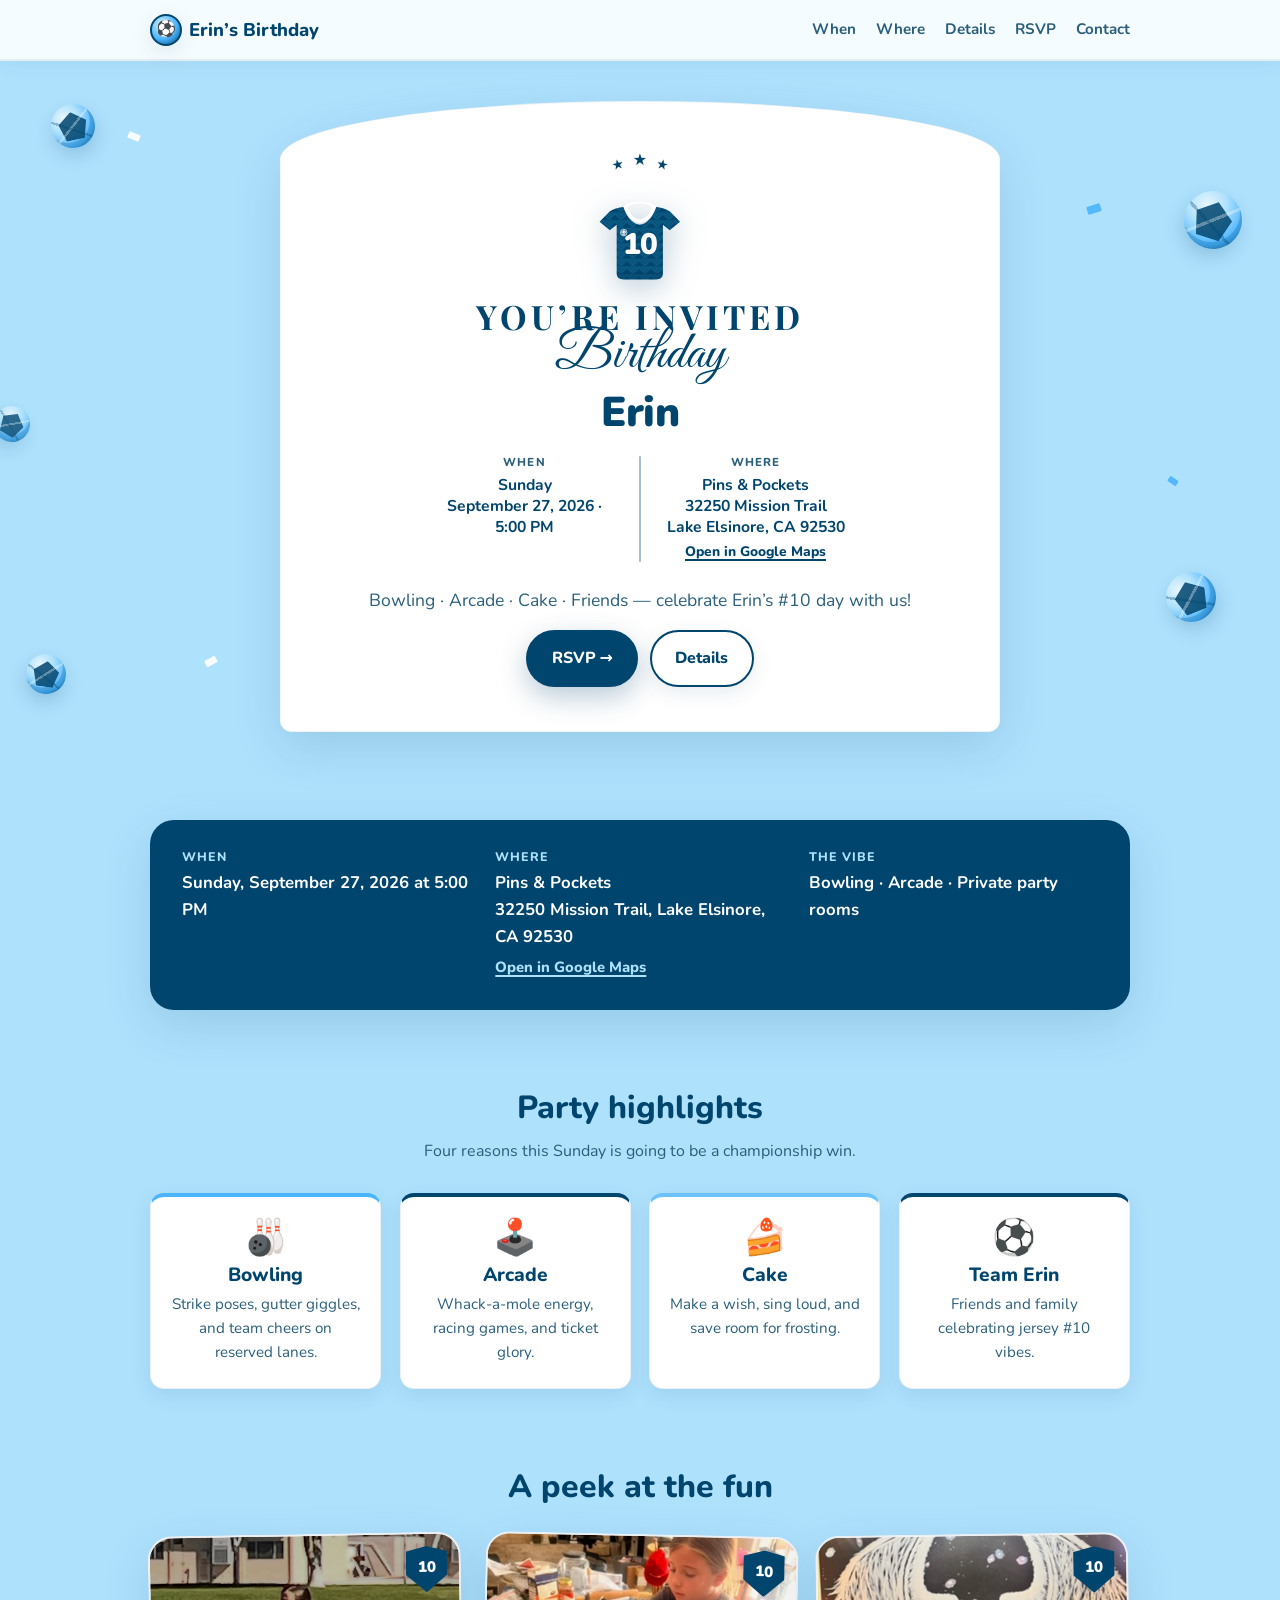
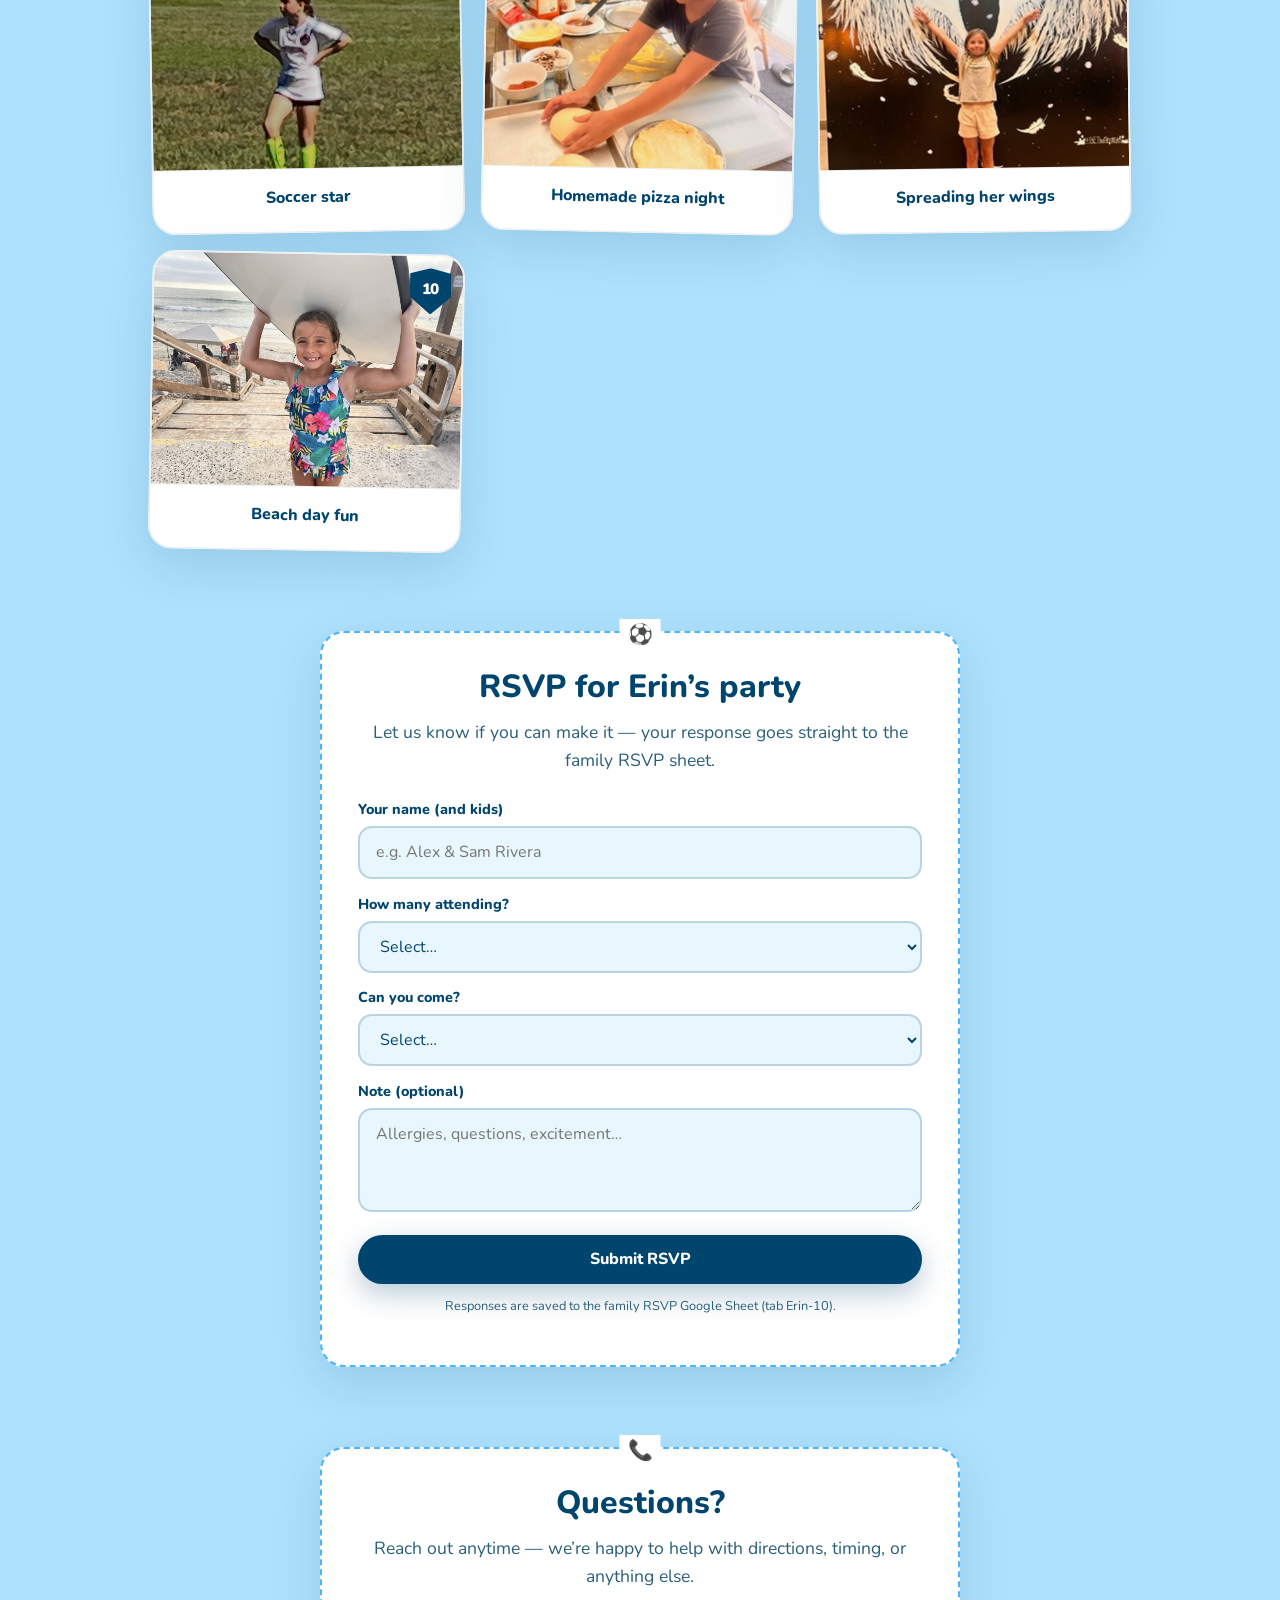
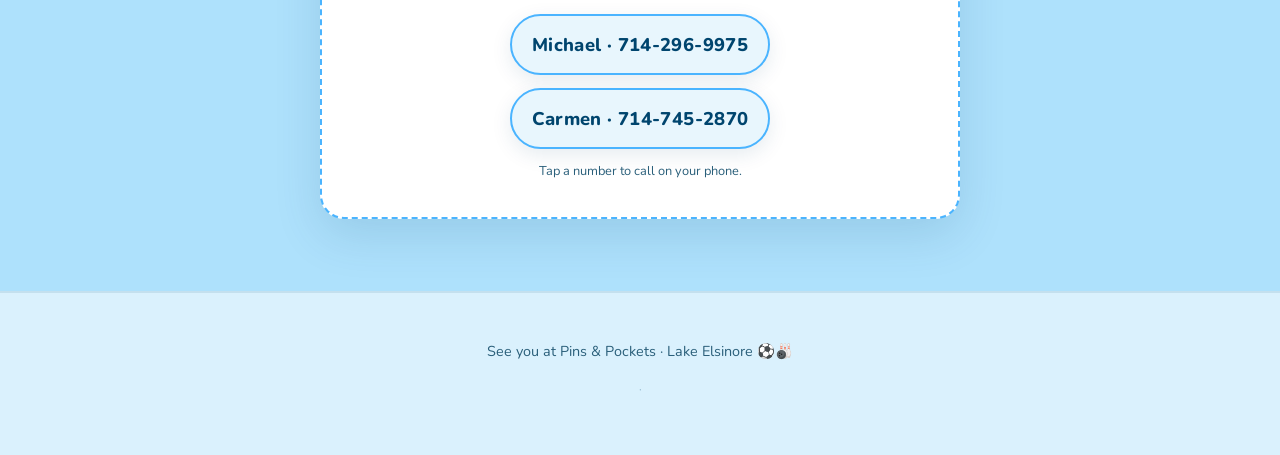
<file: index.html>
<!DOCTYPE html>
<html lang="en">
<head>
  <meta charset="UTF-8" />
  <meta name="viewport" content="width=device-width, initial-scale=1" />
  <title>You’re invited · Erin’s 10th Birthday</title>
  <meta name="description" content="Join Erin’s 10th birthday party on Sunday, September 27, 2026 at 5:00 PM at Pins & Pockets, Lake Elsinore — bowling, arcade, cake & friends!" />
  <link rel="preconnect" href="https://fonts.googleapis.com" />
  <link rel="preconnect" href="https://fonts.gstatic.com" crossorigin />
  <link href="https://fonts.googleapis.com/css2?family=Great+Vibes&family=Nunito:wght@500;600;700;800;900&family=Playfair+Display:wght@600;700&display=swap" rel="stylesheet" />
  <link rel="stylesheet" href="css/styles.css?v=invite10" />
  <link rel="icon" href="data:image/svg+xml,<svg xmlns='http://www.w3.org/2000/svg' viewBox='0 0 100 100'><text y='.9em' font-size='90'>⚽</text></svg>" />
</head>
<body>
  <header class="site-header">
    <div class="wrap inner">
      <a class="logo" href="./">
        <span class="logo-mark" aria-hidden="true">⚽</span>
        Erin’s Birthday
      </a>
      <nav class="nav" aria-label="Main">
        <a href="#when-where">When</a>
        <a href="#when-where">Where</a>
        <a href="#details">Details</a>
        <a href="#rsvp">RSVP</a>
        <a href="#contact">Contact</a>
      </nav>
    </div>
  </header>

  <main>
    <section class="arch-shell">
      <span class="soccer-ball sb1" aria-hidden="true"></span>
      <span class="soccer-ball sb2" aria-hidden="true"></span>
      <span class="soccer-ball sb3" aria-hidden="true"></span>
      <span class="soccer-ball sb4" aria-hidden="true"></span>
      <span class="soccer-ball sb5" aria-hidden="true"></span>
      <span class="confetti c1" aria-hidden="true"></span>
      <span class="confetti c2" aria-hidden="true"></span>
      <span class="confetti c3" aria-hidden="true"></span>
      <span class="confetti c4" aria-hidden="true"></span>

      <div class="arch-card">
        <div class="arch-stars" aria-hidden="true">
          <span>★</span><span>★</span><span>★</span>
        </div>
        <div class="jersey" aria-label="Jersey number 10">
          <svg class="jersey-shape" viewBox="0 0 100 110" aria-hidden="true" focusable="false">
            <defs>
              <!-- Tone-on-tone chevron / zigzag fabric (no brand marks) -->
              <pattern id="jersey-chevron" patternUnits="userSpaceOnUse" width="14" height="9">
                <rect width="14" height="9" fill="#00456E"/>
                <path d="M-1 9 L7 1 L15 9" fill="none" stroke="#0B5A84" stroke-width="2.6" stroke-linejoin="miter"/>
                <path d="M-1 4.5 L7 -3.5 L15 4.5" fill="none" stroke="#0B5A84" stroke-width="2.6" stroke-linejoin="miter"/>
              </pattern>
              <clipPath id="jersey-body-clip">
                <path d="M31 21
                  C29 21 21 22.5 15 26
                  L3 38
                  L15 48
                  L23 41.5
                  L23 99
                  Q23 105.5 31 105.5
                  L69 105.5
                  Q77 105.5 77 99
                  L77 41.5
                  L85 48
                  L97 38
                  L85 26
                  C79 22.5 71 21 69 21
                  C65 34.5 56.5 41.5 50 41.5
                  C43.5 41.5 35 34.5 31 21
                  Z"/>
              </clipPath>
            </defs>
            <!-- Short-sleeve soccer jersey body -->
            <path fill="url(#jersey-chevron)" d="M31 21
              C29 21 21 22.5 15 26
              L3 38
              L15 48
              L23 41.5
              L23 99
              Q23 105.5 31 105.5
              L69 105.5
              Q77 105.5 77 99
              L77 41.5
              L85 48
              L97 38
              L85 26
              C79 22.5 71 21 69 21
              C65 34.5 56.5 41.5 50 41.5
              C43.5 41.5 35 34.5 31 21
              Z"/>
            <!-- Soft hem shadow -->
            <path fill="#003355" opacity="0.22" d="M23 97h54v2.5Q77 105.5 69 105.5H31Q23 105.5 23 99z" clip-path="url(#jersey-body-clip)"/>
            <!-- White crew-neck collar trim (ribbed band) -->
            <path fill="#ffffff" fill-rule="evenodd" d="M31 21
              C35 32.5 42.5 39.5 50 39.5
              C57.5 39.5 65 32.5 69 21
              C65 16.5 56.5 14.5 50 14.5
              C43.5 14.5 35 16.5 31 21
              Z
              M35.2 21.2
              C38.2 29.5 43.8 35.2 50 35.2
              C56.2 35.2 61.8 29.5 64.8 21.2
              C61.5 18 55.5 16.8 50 16.8
              C44.5 16.8 38.5 18 35.2 21.2
              Z"/>
            <!-- Tiny generic soccer-ball mark (no brand logos) -->
            <g transform="translate(26.5,46) scale(0.095)" opacity="0.92" fill="#ffffff">
              <circle cx="50" cy="50" r="40" fill="none" stroke="#ffffff" stroke-width="10"/>
              <path d="M50 18 L68 32 L62 54 L38 54 L32 32 Z"/>
              <path d="M18 40 L32 32 L38 54 L22 62 Z" opacity="0.85"/>
              <path d="M82 40 L68 32 L62 54 L78 62 Z" opacity="0.85"/>
              <path d="M28 78 L38 54 L62 54 L72 78 L50 88 Z" opacity="0.75"/>
            </g>
          </svg>
          <span class="jersey-num">10</span>
        </div>
        <p class="invite-kicker">You’re Invited</p>
        <span class="invite-script">Birthday</span>
        <h1 class="invite-name">Erin</h1>
        <div class="invite-meta">
          <div>
            <h3>When</h3>
            <p>Sunday<br />September 27, 2026 · 5:00 PM</p>
          </div>
          <div class="invite-meta-divider" aria-hidden="true"></div>
          <div>
            <h3>Where</h3>
            <p>Pins &amp; Pockets<br />
            32250 Mission Trail<br />
            Lake Elsinore, CA 92530<br />
            <a class="maps-link" href="https://www.google.com/maps/search/?api=1&amp;query=32250+Mission+Trail,+Lake+Elsinore,+CA+92530" target="_blank" rel="noopener noreferrer">Open in Google Maps</a></p>
          </div>
        </div>
        <p class="lead" style="margin-bottom:1rem;">
          Bowling · Arcade · Cake · Friends — celebrate Erin’s #10 day with us!
        </p>
        <div class="btn-row">
          <a class="btn btn-primary" href="#rsvp">RSVP →</a>
          <a class="btn btn-secondary" href="#details">Details</a>
        </div>
      </div>
    </section>

    <section>
      <div class="wrap">
        <div class="details-strip" id="when-where">
          <div>
            <h3>When</h3>
            <p>Sunday, September 27, 2026 at 5:00 PM</p>
          </div>
          <div>
            <h3>Where</h3>
            <p>Pins &amp; Pockets<br />
            32250 Mission Trail, Lake Elsinore, CA 92530<br />
            <a class="maps-link" href="https://www.google.com/maps/search/?api=1&amp;query=32250+Mission+Trail,+Lake+Elsinore,+CA+92530" target="_blank" rel="noopener noreferrer">Open in Google Maps</a></p>
          </div>
          <div>
            <h3>The vibe</h3>
            <p>Bowling · Arcade · Private party rooms</p>
          </div>
        </div>
      </div>
    </section>

    <section id="details">
      <div class="wrap">
        <div class="section-head">
          <h2>Party highlights</h2>
          <p>Four reasons this Sunday is going to be a championship win.</p>
        </div>
        <div class="activities">
          <div class="activity">
            <div class="activity-emoji" aria-hidden="true">🎳</div>
            <h3>Bowling</h3>
            <p>Strike poses, gutter giggles, and team cheers on reserved lanes.</p>
          </div>
          <div class="activity">
            <div class="activity-emoji" aria-hidden="true">🕹️</div>
            <h3>Arcade</h3>
            <p>Whack-a-mole energy, racing games, and ticket glory.</p>
          </div>
          <div class="activity">
            <div class="activity-emoji" aria-hidden="true">🍰</div>
            <h3>Cake</h3>
            <p>Make a wish, sing loud, and save room for frosting.</p>
          </div>
          <div class="activity">
            <div class="activity-emoji" aria-hidden="true">⚽</div>
            <h3>Team Erin</h3>
            <p>Friends and family celebrating jersey #10 vibes.</p>
          </div>
        </div>
      </div>
    </section>

    <section>
      <div class="wrap">
        <div class="section-head">
          <h2>A peek at the fun</h2>
        </div>
        <div style="display:grid; grid-template-columns: repeat(auto-fit, minmax(240px, 1fr)); gap: 1.25rem;">
          <figure class="hero-card" style="transform: rotate(-1deg); margin:0;">
            <img
              src="assets/photos/erin-soccer.jpg?v=invite10"
              alt="Erin standing on a soccer field in her uniform"
              width="800"
              height="600"
              loading="eager"
            />
            <figcaption class="hero-card-caption">Soccer star</figcaption>
          </figure>
          <figure class="hero-card" style="transform: rotate(1.2deg); margin:0;">
            <img
              src="assets/photos/erin-pizza.jpg?v=invite10"
              alt="Erin making pizza"
              width="800"
              height="600"
              loading="lazy"
            />
            <figcaption class="hero-card-caption">Homemade pizza night</figcaption>
          </figure>
          <figure class="hero-card" style="transform: rotate(-0.8deg); margin:0;">
            <img
              src="assets/photos/erin-wings.jpg?v=invite10"
              alt="Erin standing in front of large painted wings"
              width="800"
              height="600"
              loading="lazy"
            />
            <figcaption class="hero-card-caption">Spreading her wings</figcaption>
          </figure>
          <figure class="hero-card" style="transform: rotate(1deg); margin:0;">
            <img
              src="assets/photos/erin-beach.jpg?v=invite10"
              alt="Erin smiling at the beach while holding a surfboard over her head"
              width="800"
              height="600"
              loading="lazy"
            />
            <figcaption class="hero-card-caption">Beach day fun</figcaption>
          </figure>
        </div>
      </div>
    </section>

    <section id="rsvp">
      <div class="wrap">
        <div class="rsvp-panel">
          <h2>RSVP for Erin’s party</h2>
          <p class="lead" style="margin-inline:auto;">
            Let us know if you can make it — your response goes straight to the family RSVP sheet.
          </p>
          <form id="rsvp-form" novalidate>
            <div>
              <label for="guest-name">Your name (and kids)</label>
              <input id="guest-name" name="name" type="text" required placeholder="e.g. Alex &amp; Sam Rivera" autocomplete="name" />
            </div>
            <div>
              <label for="guest-count">How many attending?</label>
              <select id="guest-count" name="count" required>
                <option value="">Select…</option>
                <option>1</option>
                <option>2</option>
                <option>3</option>
                <option>4</option>
                <option>5+</option>
              </select>
            </div>
            <div>
              <label for="guest-rsvp">Can you come?</label>
              <select id="guest-rsvp" name="rsvp" required>
                <option value="">Select…</option>
                <option value="Yes — we’ll be there!">Yes — we’ll be there!</option>
                <option value="Maybe — still checking">Maybe — still checking</option>
                <option value="Sorry — can’t make it">Sorry — can’t make it</option>
              </select>
            </div>
            <div>
              <label for="guest-note">Note (optional)</label>
              <textarea id="guest-note" name="note" rows="3" placeholder="Allergies, questions, excitement…"></textarea>
            </div>
            <button id="rsvp-submit" class="btn btn-primary" type="submit" style="width:100%; border:none;">Submit RSVP</button>
            <p id="rsvp-status" class="rsvp-status" role="status" aria-live="polite" hidden></p>
          </form>
          <p class="rsvp-hint">
            Responses are saved to the family RSVP Google Sheet (tab Erin-10).
          </p>
        </div>
      </div>
    </section>

    <section id="contact">
      <div class="wrap">
        <div class="contact-panel">
          <h2>Questions?</h2>
          <p class="lead" style="margin-inline:auto;">
            Reach out anytime — we’re happy to help with directions, timing, or anything else.
          </p>
          <ul class="contact-phones" id="contact-phones">
            <li>
              <a class="contact-phone" href="tel:+17142969975">Michael · 714-296-9975</a>
            </li>
            <li>
              <a class="contact-phone" href="tel:+17147452870">Carmen · 714-745-2870</a>
            </li>
          </ul>
          <p class="contact-hint">Tap a number to call on your phone.</p>
        </div>
      </div>
    </section>
  </main>

  <footer class="site-footer">
    <div class="wrap">
      <p>See you at Pins &amp; Pockets · Lake Elsinore ⚽🎳</p>
      <p><a class="discreet" href="plan/">·</a></p>
    </div>
  </footer>

  <script src="js/config.js?v=invite10"></script>
  <script>
    (function () {
      var cfg = window.FAMILY_EVENTS || {};
      var phones = cfg.contactPhones;
      var list = document.getElementById("contact-phones");
      if (!list || !phones || !phones.length) return;
      list.innerHTML = phones.map(function (p) {
        var tel = p.tel || ("tel:" + String(p.number || "").replace(/[^0-9+]/g, ""));
        if (tel.indexOf("tel:") !== 0) tel = "tel:" + tel;
        var num = p.number || tel.replace(/^tel:/, "");
        var label = p.label ? String(p.label) + " · " : "";
        return '<li><a class="contact-phone" href="' + tel + '">' + label + num + "</a></li>";
      }).join("");
    })();
  </script>
  <script>
    (function () {
      var cfg = window.FAMILY_EVENTS || {};
      var endpoint = cfg.rsvpEndpoint;
      var form = document.getElementById("rsvp-form");
      var statusEl = document.getElementById("rsvp-status");
      var submitBtn = document.getElementById("rsvp-submit");
      if (!form) return;

      function setStatus(kind, message) {
        if (!statusEl) return;
        statusEl.hidden = false;
        statusEl.className = "rsvp-status rsvp-status--" + kind;
        statusEl.textContent = message;
      }

      form.addEventListener("submit", async function (e) {
        e.preventDefault();
        var name = document.getElementById("guest-name").value.trim();
        var guests = document.getElementById("guest-count").value;
        var rsvp = document.getElementById("guest-rsvp").value;
        var notes = document.getElementById("guest-note").value.trim();

        if (!name || !guests || !rsvp) {
          setStatus("error", "Please fill in your name, guest count, and RSVP choice.");
          return;
        }
        if (!endpoint) {
          setStatus("error", "RSVP is not configured yet. Please try again later.");
          return;
        }

        var payload = {
          name: name,
          guests: guests,
          rsvp: rsvp,
          notes: notes,
          source: "erin-10-invite"
        };

        if (submitBtn) {
          submitBtn.disabled = true;
          submitBtn.textContent = "Submitting…";
        }
        setStatus("pending", "Sending your RSVP…");

        try {
          await fetch(endpoint, {
            method: "POST",
            mode: "no-cors",
            headers: { "Content-Type": "text/plain;charset=utf-8" },
            body: JSON.stringify(payload)
          });
          setStatus("success", "Thanks! Your RSVP was submitted to the family sheet.");
          form.reset();
          if (submitBtn) {
            submitBtn.disabled = true;
            submitBtn.textContent = "RSVP submitted ✓";
          }
        } catch (err) {
          setStatus("error", "Something went wrong sending your RSVP. Please try again.");
          if (submitBtn) {
            submitBtn.disabled = false;
            submitBtn.textContent = "Submit RSVP";
          }
        }
      });
    })();
  </script>
</body>
</html>
</file>
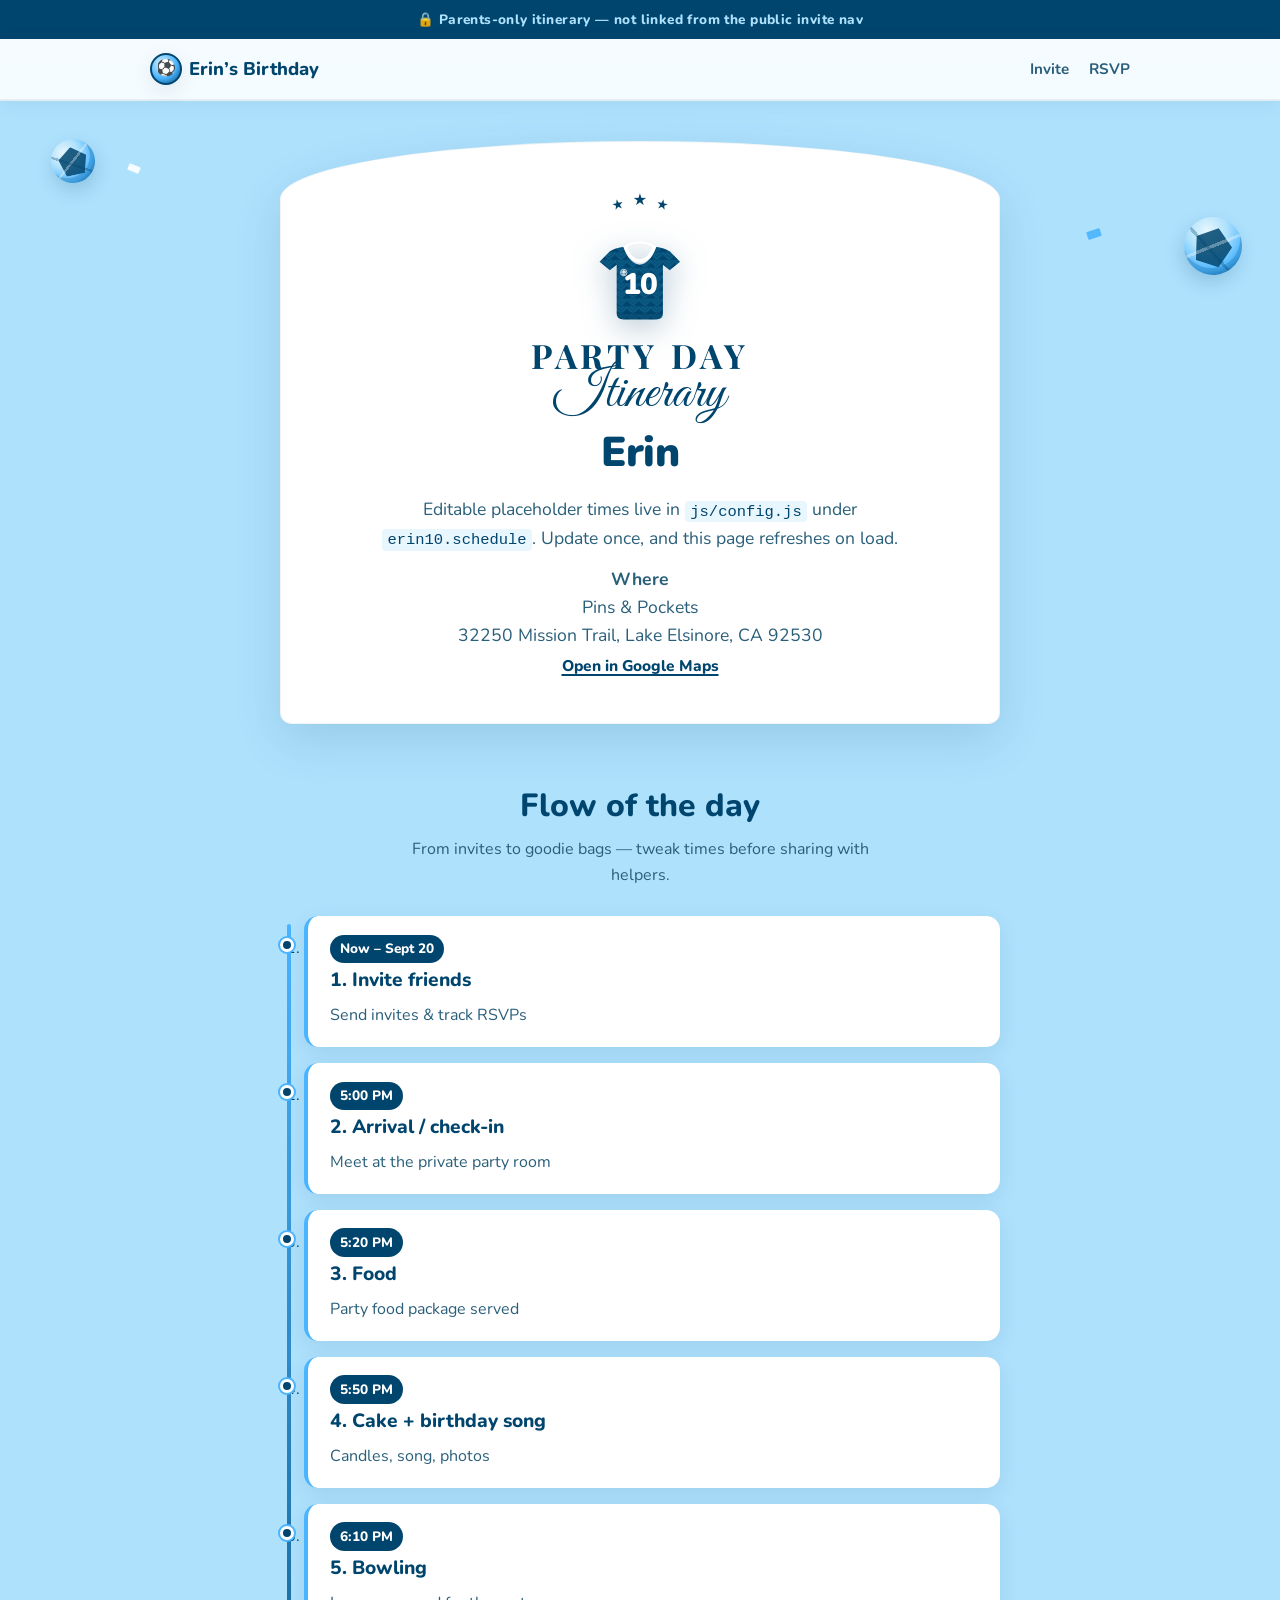
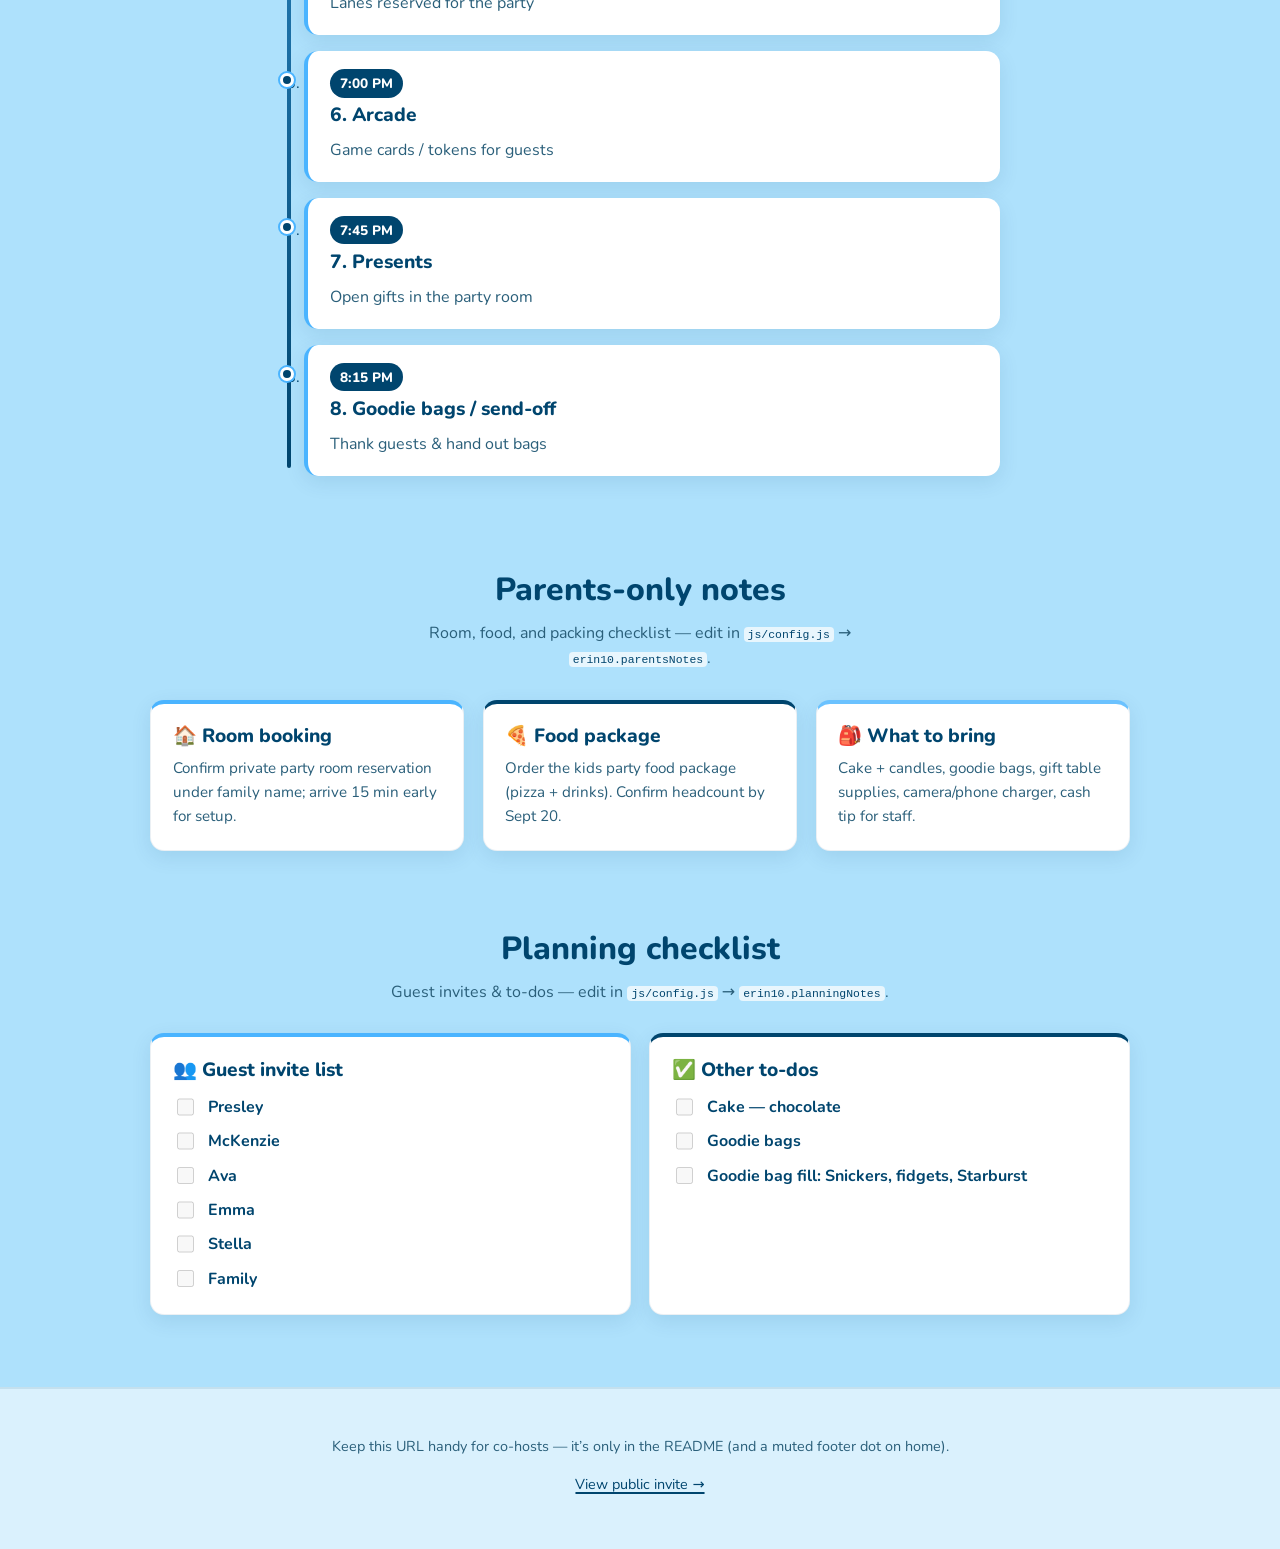
<file: plan/index.html>
<!DOCTYPE html>
<html lang="en">
<head>
  <meta charset="UTF-8" />
  <meta name="viewport" content="width=device-width, initial-scale=1" />
  <title>Party itinerary · Parents only · Erin’s 10th</title>
  <meta name="robots" content="noindex, nofollow" />
  <meta name="description" content="Parents-only party itinerary for Erin’s 10th birthday." />
  <link rel="preconnect" href="https://fonts.googleapis.com" />
  <link rel="preconnect" href="https://fonts.gstatic.com" crossorigin />
  <link href="https://fonts.googleapis.com/css2?family=Great+Vibes&family=Nunito:wght@500;600;700;800;900&family=Playfair+Display:wght@600;700&display=swap" rel="stylesheet" />
  <link rel="stylesheet" href="../css/styles.css?v=invite10" />
  <link rel="icon" href="data:image/svg+xml,<svg xmlns='http://www.w3.org/2000/svg' viewBox='0 0 100 100'><text y='.9em' font-size='90'>📋</text></svg>" />
</head>
<body>
  <div class="parents-banner">🔒 Parents-only itinerary — not linked from the public invite nav</div>

  <header class="site-header">
    <div class="wrap inner">
      <a class="logo" href="../">
        <span class="logo-mark" aria-hidden="true">⚽</span>
        Erin’s Birthday
      </a>
      <nav class="nav" aria-label="Main">
        <a href="../">Invite</a>
        <a href="../#rsvp">RSVP</a>
      </nav>
    </div>
  </header>

  <main>
    <section class="arch-shell" style="padding-bottom:1.5rem;">
      <span class="soccer-ball sb1" aria-hidden="true"></span>
      <span class="soccer-ball sb2" aria-hidden="true"></span>
      <span class="confetti c1" aria-hidden="true"></span>
      <span class="confetti c2" aria-hidden="true"></span>

      <div class="arch-card">
        <div class="arch-stars" aria-hidden="true">
          <span>★</span><span>★</span><span>★</span>
        </div>
        <div class="jersey" aria-label="Jersey number 10">
          <svg class="jersey-shape" viewBox="0 0 100 110" aria-hidden="true" focusable="false">
            <defs>
              <!-- Tone-on-tone chevron / zigzag fabric (no brand marks) -->
              <pattern id="jersey-chevron" patternUnits="userSpaceOnUse" width="14" height="9">
                <rect width="14" height="9" fill="#00456E"/>
                <path d="M-1 9 L7 1 L15 9" fill="none" stroke="#0B5A84" stroke-width="2.6" stroke-linejoin="miter"/>
                <path d="M-1 4.5 L7 -3.5 L15 4.5" fill="none" stroke="#0B5A84" stroke-width="2.6" stroke-linejoin="miter"/>
              </pattern>
              <clipPath id="jersey-body-clip">
                <path d="M31 21
                  C29 21 21 22.5 15 26
                  L3 38
                  L15 48
                  L23 41.5
                  L23 99
                  Q23 105.5 31 105.5
                  L69 105.5
                  Q77 105.5 77 99
                  L77 41.5
                  L85 48
                  L97 38
                  L85 26
                  C79 22.5 71 21 69 21
                  C65 34.5 56.5 41.5 50 41.5
                  C43.5 41.5 35 34.5 31 21
                  Z"/>
              </clipPath>
            </defs>
            <!-- Short-sleeve soccer jersey body -->
            <path fill="url(#jersey-chevron)" d="M31 21
              C29 21 21 22.5 15 26
              L3 38
              L15 48
              L23 41.5
              L23 99
              Q23 105.5 31 105.5
              L69 105.5
              Q77 105.5 77 99
              L77 41.5
              L85 48
              L97 38
              L85 26
              C79 22.5 71 21 69 21
              C65 34.5 56.5 41.5 50 41.5
              C43.5 41.5 35 34.5 31 21
              Z"/>
            <!-- Soft hem shadow -->
            <path fill="#003355" opacity="0.22" d="M23 97h54v2.5Q77 105.5 69 105.5H31Q23 105.5 23 99z" clip-path="url(#jersey-body-clip)"/>
            <!-- White crew-neck collar trim (ribbed band) -->
            <path fill="#ffffff" fill-rule="evenodd" d="M31 21
              C35 32.5 42.5 39.5 50 39.5
              C57.5 39.5 65 32.5 69 21
              C65 16.5 56.5 14.5 50 14.5
              C43.5 14.5 35 16.5 31 21
              Z
              M35.2 21.2
              C38.2 29.5 43.8 35.2 50 35.2
              C56.2 35.2 61.8 29.5 64.8 21.2
              C61.5 18 55.5 16.8 50 16.8
              C44.5 16.8 38.5 18 35.2 21.2
              Z"/>
            <!-- Tiny generic soccer-ball mark (no brand logos) -->
            <g transform="translate(26.5,46) scale(0.095)" opacity="0.92" fill="#ffffff">
              <circle cx="50" cy="50" r="40" fill="none" stroke="#ffffff" stroke-width="10"/>
              <path d="M50 18 L68 32 L62 54 L38 54 L32 32 Z"/>
              <path d="M18 40 L32 32 L38 54 L22 62 Z" opacity="0.85"/>
              <path d="M82 40 L68 32 L62 54 L78 62 Z" opacity="0.85"/>
              <path d="M28 78 L38 54 L62 54 L72 78 L50 88 Z" opacity="0.75"/>
            </g>
          </svg>
          <span class="jersey-num">10</span>
        </div>
        <p class="invite-kicker">Party Day</p>
        <span class="invite-script">Itinerary</span>
        <h1 class="invite-name">Erin</h1>
        <p class="lead" style="margin-inline:auto; margin-bottom:0.75rem;">
          Editable placeholder times live in <code>js/config.js</code> under
          <code>erin10.schedule</code>. Update once, and this page refreshes on load.
        </p>
        <p class="lead" id="plan-venue" style="margin-inline:auto; margin-bottom:0;"></p>
      </div>
    </section>

    <section>
      <div class="wrap">
        <div class="section-head">
          <h2>Flow of the day</h2>
          <p>From invites to goodie bags — tweak times before sharing with helpers.</p>
        </div>
        <ol class="timeline" id="schedule-list" aria-label="Party schedule">
          <!-- Filled by config.js -->
        </ol>
      </div>
    </section>

    <section>
      <div class="wrap">
        <div class="section-head">
          <h2>Parents-only notes</h2>
          <p>Room, food, and packing checklist — edit in <code>js/config.js</code> → <code>erin10.parentsNotes</code>.</p>
        </div>
        <div class="notes-grid">
          <div class="note-card">
            <h3>🏠 Room booking</h3>
            <p id="note-room">Loading…</p>
          </div>
          <div class="note-card">
            <h3>🍕 Food package</h3>
            <p id="note-food">Loading…</p>
          </div>
          <div class="note-card">
            <h3>🎒 What to bring</h3>
            <p id="note-bring">Loading…</p>
          </div>
        </div>
      </div>
    </section>

    <section>
      <div class="wrap">
        <div class="section-head">
          <h2>Planning checklist</h2>
          <p>Guest invites &amp; to-dos — edit in <code>js/config.js</code> → <code>erin10.planningNotes</code>.</p>
        </div>
        <div class="checklist-grid">
          <div class="checklist-card">
            <h3>👥 Guest invite list</h3>
            <ul class="checklist" id="guest-list" aria-label="Guest invite list">
              <!-- Filled by config.js -->
            </ul>
          </div>
          <div class="checklist-card">
            <h3>✅ Other to-dos</h3>
            <ul class="checklist" id="todo-list" aria-label="Planning to-dos">
              <!-- Filled by config.js -->
            </ul>
          </div>
        </div>
      </div>
    </section>

  </main>

  <footer class="site-footer">
    <div class="wrap">
      <p>Keep this URL handy for co-hosts — it’s only in the README (and a muted footer dot on home).</p>
      <p><a href="../">View public invite →</a></p>
    </div>
  </footer>

  <script src="../js/config.js?v=invite10"></script>
  <script>
    (function () {
      var event = (window.FAMILY_EVENTS && window.FAMILY_EVENTS.erin10) || {};
      var venueEl = document.getElementById("plan-venue");
      if (venueEl) {
        var venueName = event.venue || "Pins & Pockets";
        var address = event.venueAddress || "";
        var maps = event.mapsUrl || "";
        var html = "<strong>Where</strong><br />" + venueName;
        if (address) html += "<br />" + address;
        if (maps) {
          html += '<br /><a class="maps-link" href="' + maps + '" target="_blank" rel="noopener noreferrer">Open in Google Maps</a>';
        }
        venueEl.innerHTML = html;
      }
      var list = document.getElementById("schedule-list");
      var schedule = event.schedule || [];
      if (list) {
        list.innerHTML = schedule.map(function (item, i) {
          return (
            '<li class="timeline-item">' +
              '<span class="time-pill">' + item.time + '</span>' +
              '<h3>' + (i + 1) + '. ' + item.label + '</h3>' +
              '<p style="margin:0;color:var(--ink-muted);">' + (item.note || "") + '</p>' +
            '</li>'
          );
        }).join("");
      }
      var notes = event.parentsNotes || {};
      var room = document.getElementById("note-room");
      var food = document.getElementById("note-food");
      var bring = document.getElementById("note-bring");
      if (room) room.textContent = notes.roomBooking || "";
      if (food) food.textContent = notes.foodPackage || "";
      if (bring) bring.textContent = notes.whatToBring || "";

      var planning = event.planningNotes || {};
      function checklistItem(label, done) {
        var checked = done ? " checked" : "";
        var doneClass = done ? " is-done" : "";
        return (
          '<li class="checklist-item' + doneClass + '">' +
            '<label>' +
              '<input type="checkbox" disabled' + checked + ' />' +
              '<span>' + label + '</span>' +
            '</label>' +
          '</li>'
        );
      }
      var guestEl = document.getElementById("guest-list");
      var todoEl = document.getElementById("todo-list");
      if (guestEl) {
        guestEl.innerHTML = (planning.guestList || []).map(function (g) {
          return checklistItem(g.name, !!g.done);
        }).join("");
      }
      if (todoEl) {
        todoEl.innerHTML = (planning.todos || []).map(function (t) {
          return checklistItem(t.label, !!t.done);
        }).join("");
      }
    })();
  </script>
</body>
</html>
</file>
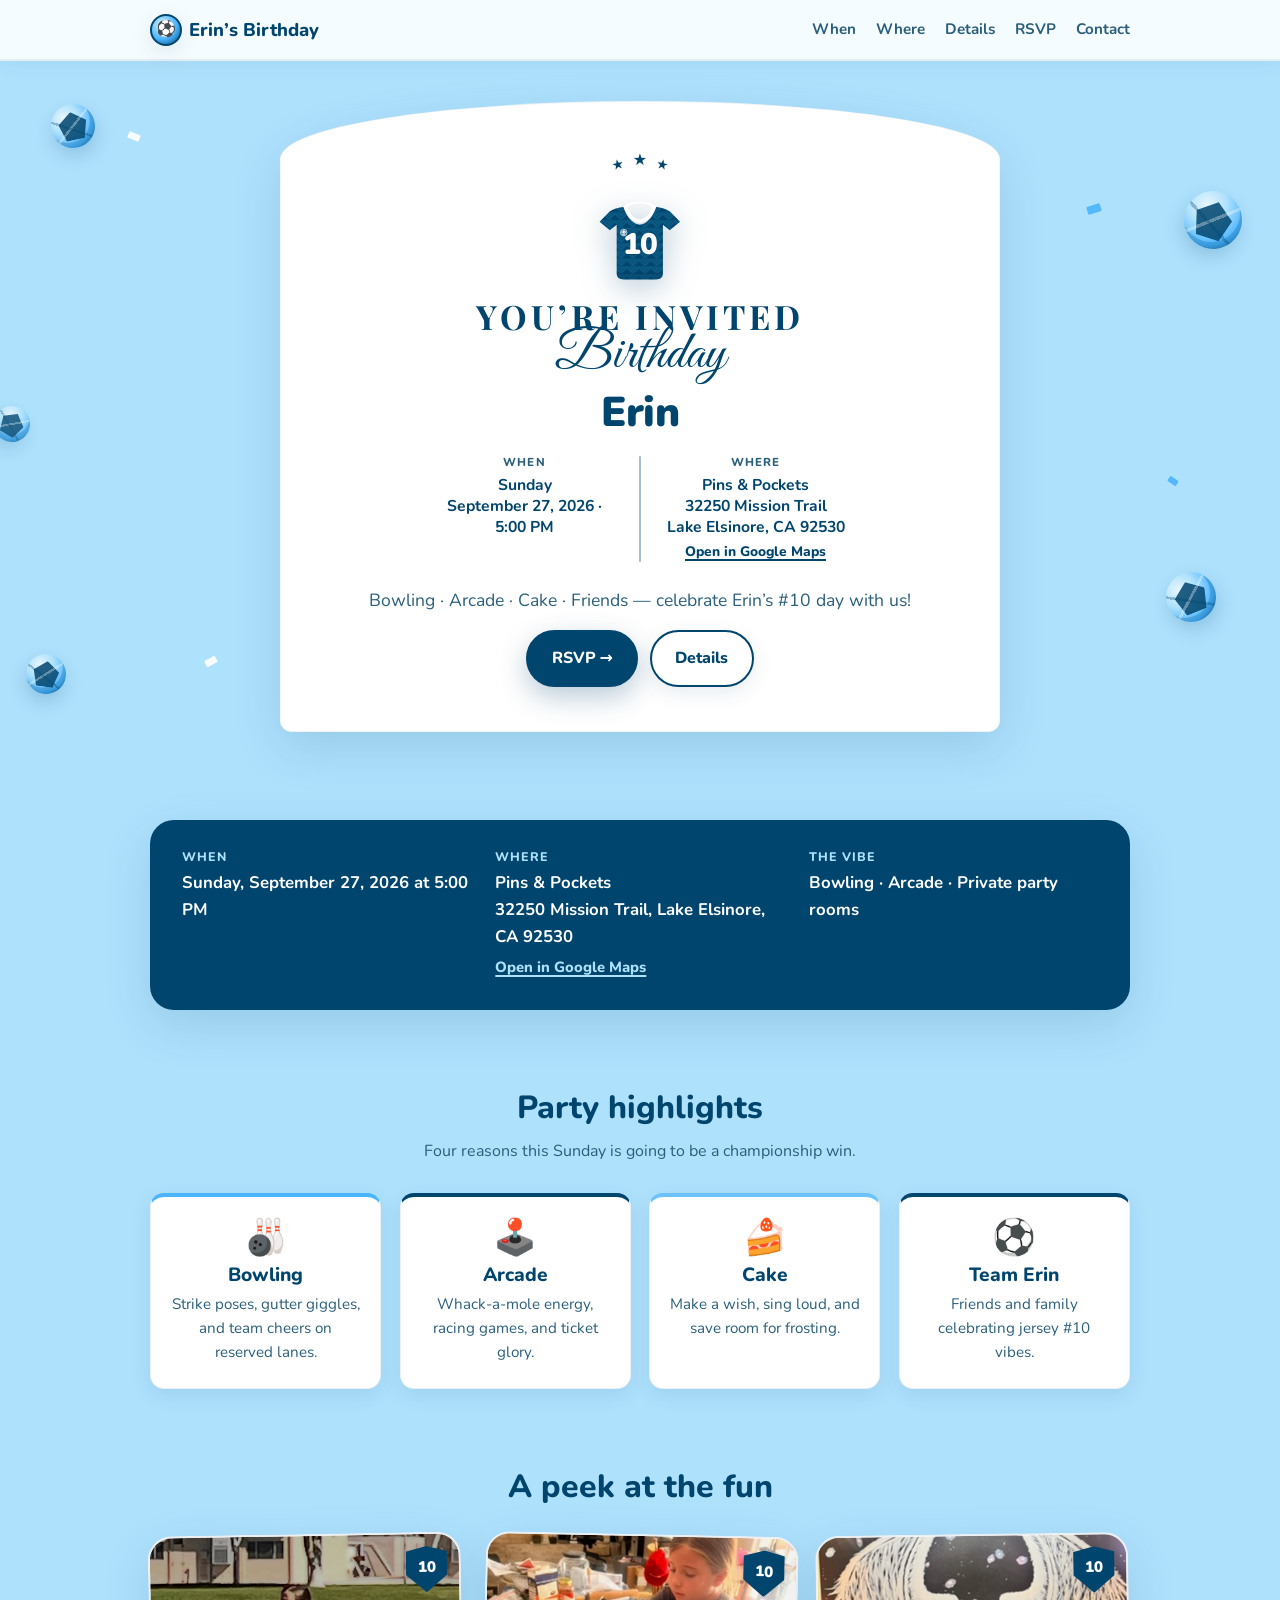
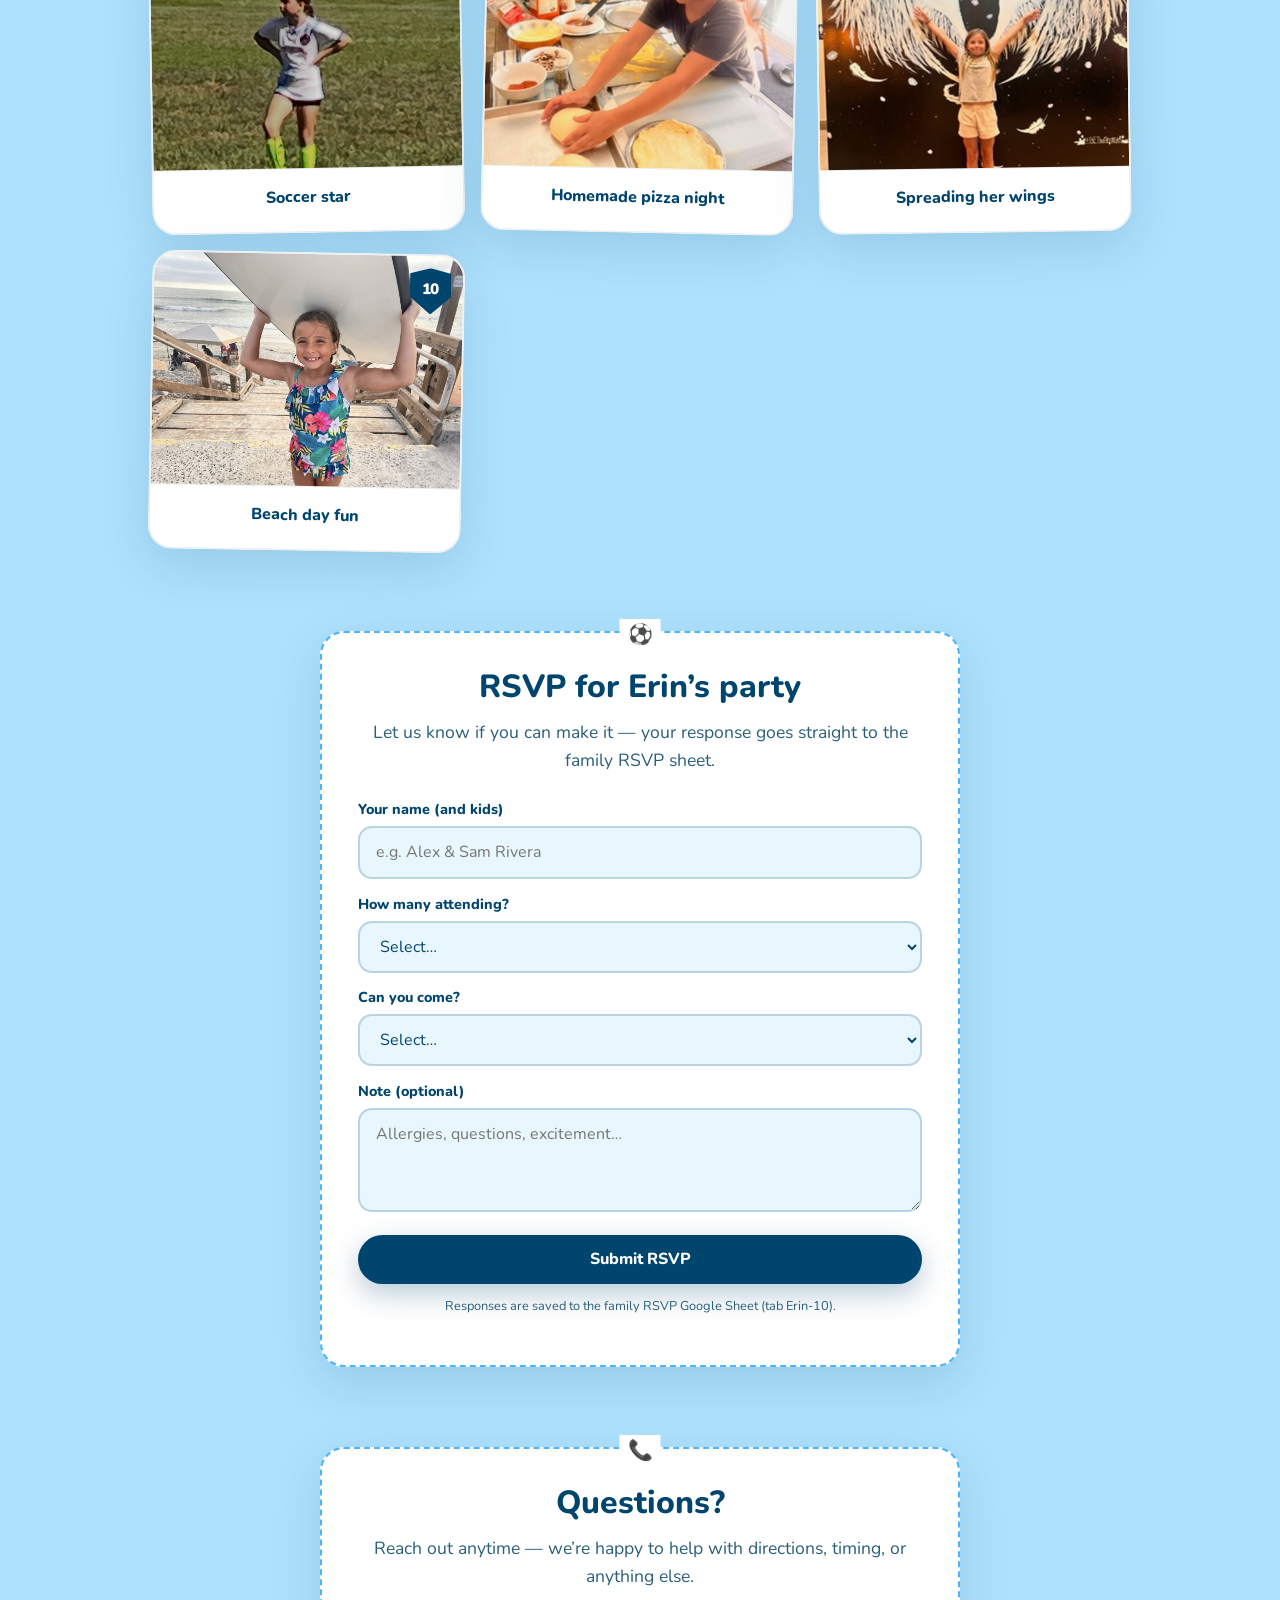
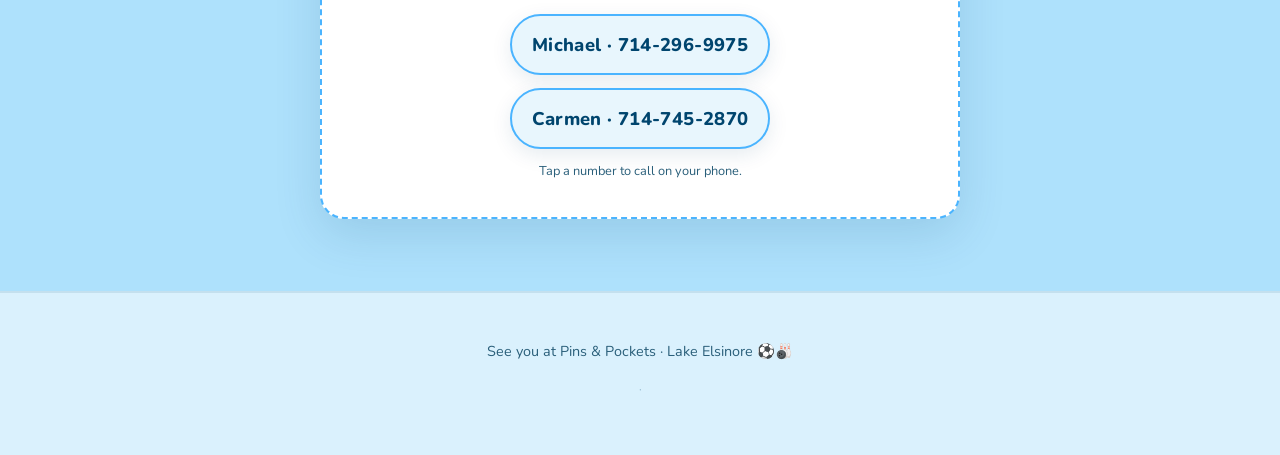
<file: rsvp/index.html>
<!DOCTYPE html>
<html lang="en">
<head>
  <meta charset="UTF-8" />
  <meta name="viewport" content="width=device-width, initial-scale=1" />
  <title>RSVP · Erin’s Birthday</title>
  <meta http-equiv="refresh" content="0;url=../#rsvp" />
  <script>location.replace("../#rsvp");</script>
  <style>
    body {
      margin: 0;
      min-height: 100vh;
      display: flex;
      align-items: center;
      justify-content: center;
      font-family: system-ui, -apple-system, sans-serif;
      text-align: center;
      padding: 1.5rem;
      background: #faf8f5;
      color: #1a1a1a;
    }
    a { color: #00456E; font-weight: 600; }
  </style>
</head>
<body>
  <p>Taking you to RSVP…<br /><a href="../#rsvp">Open RSVP</a></p>
</body>
</html>
</file>
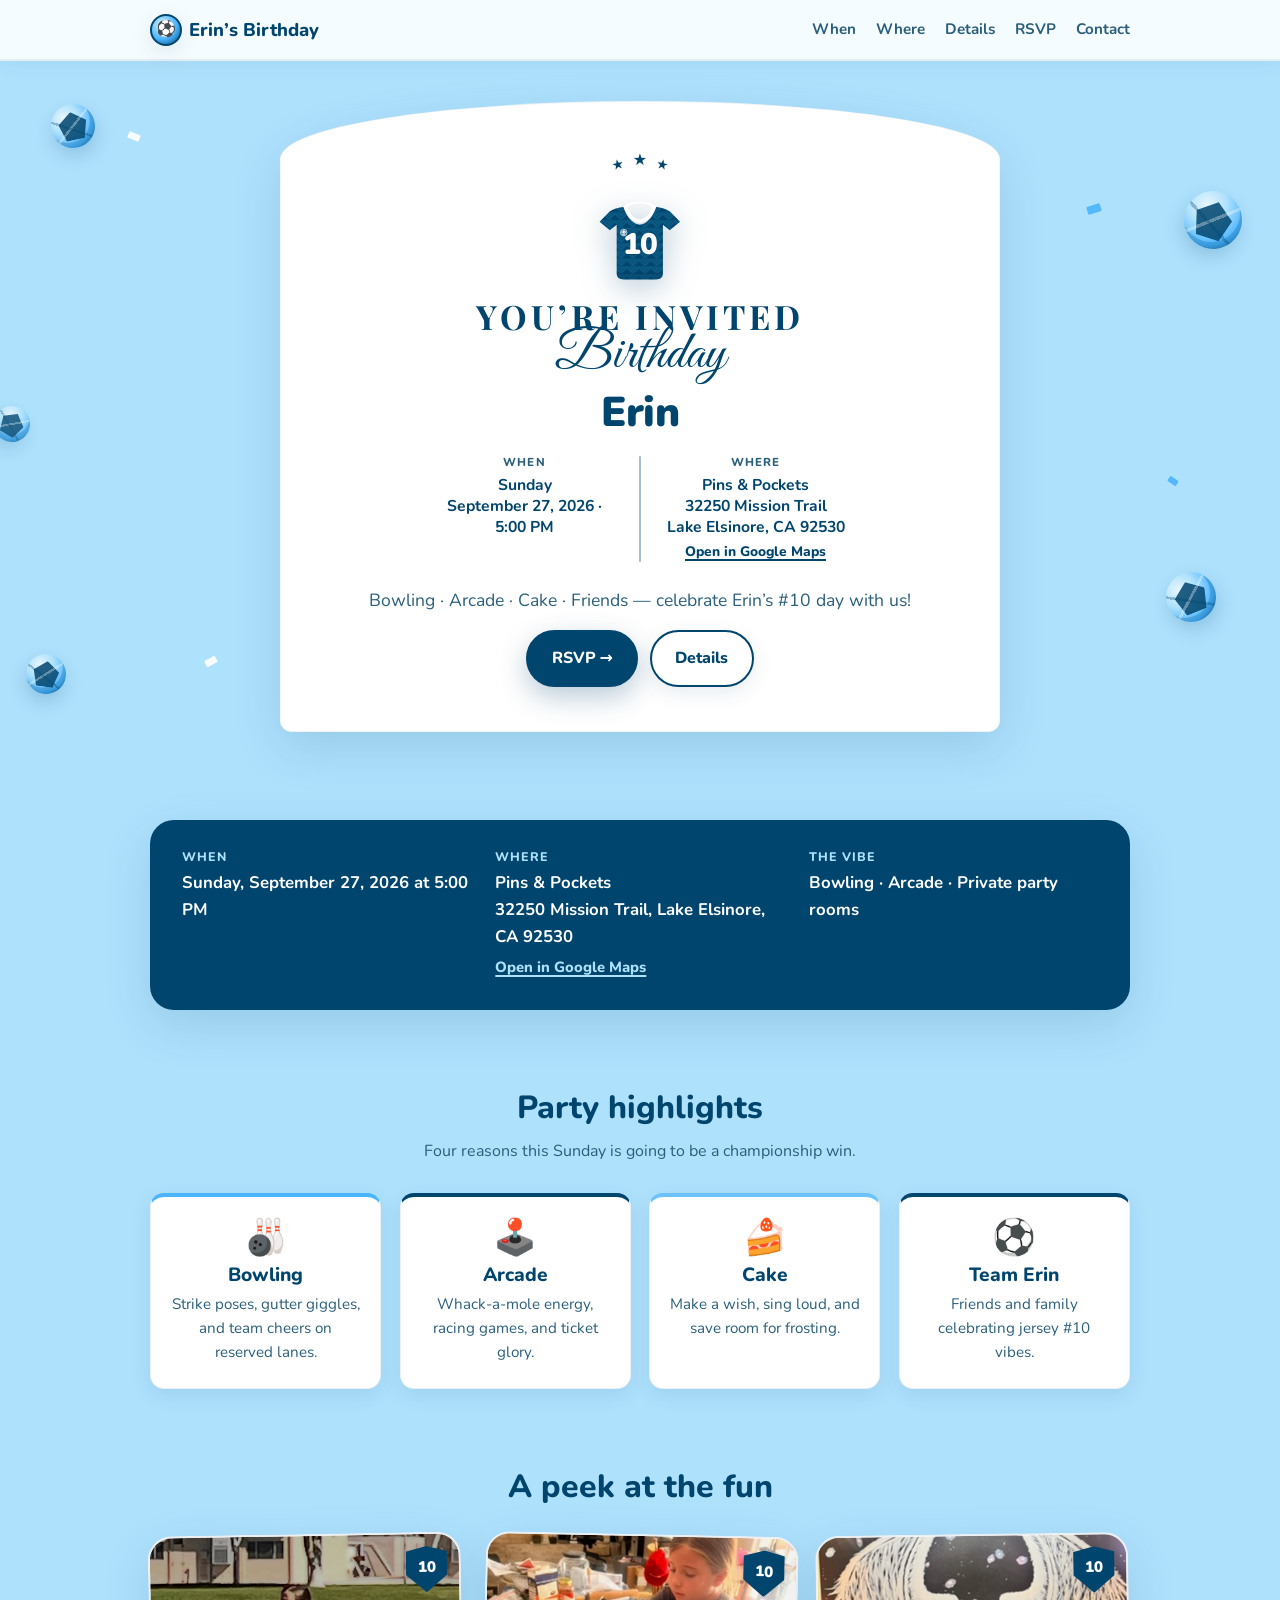
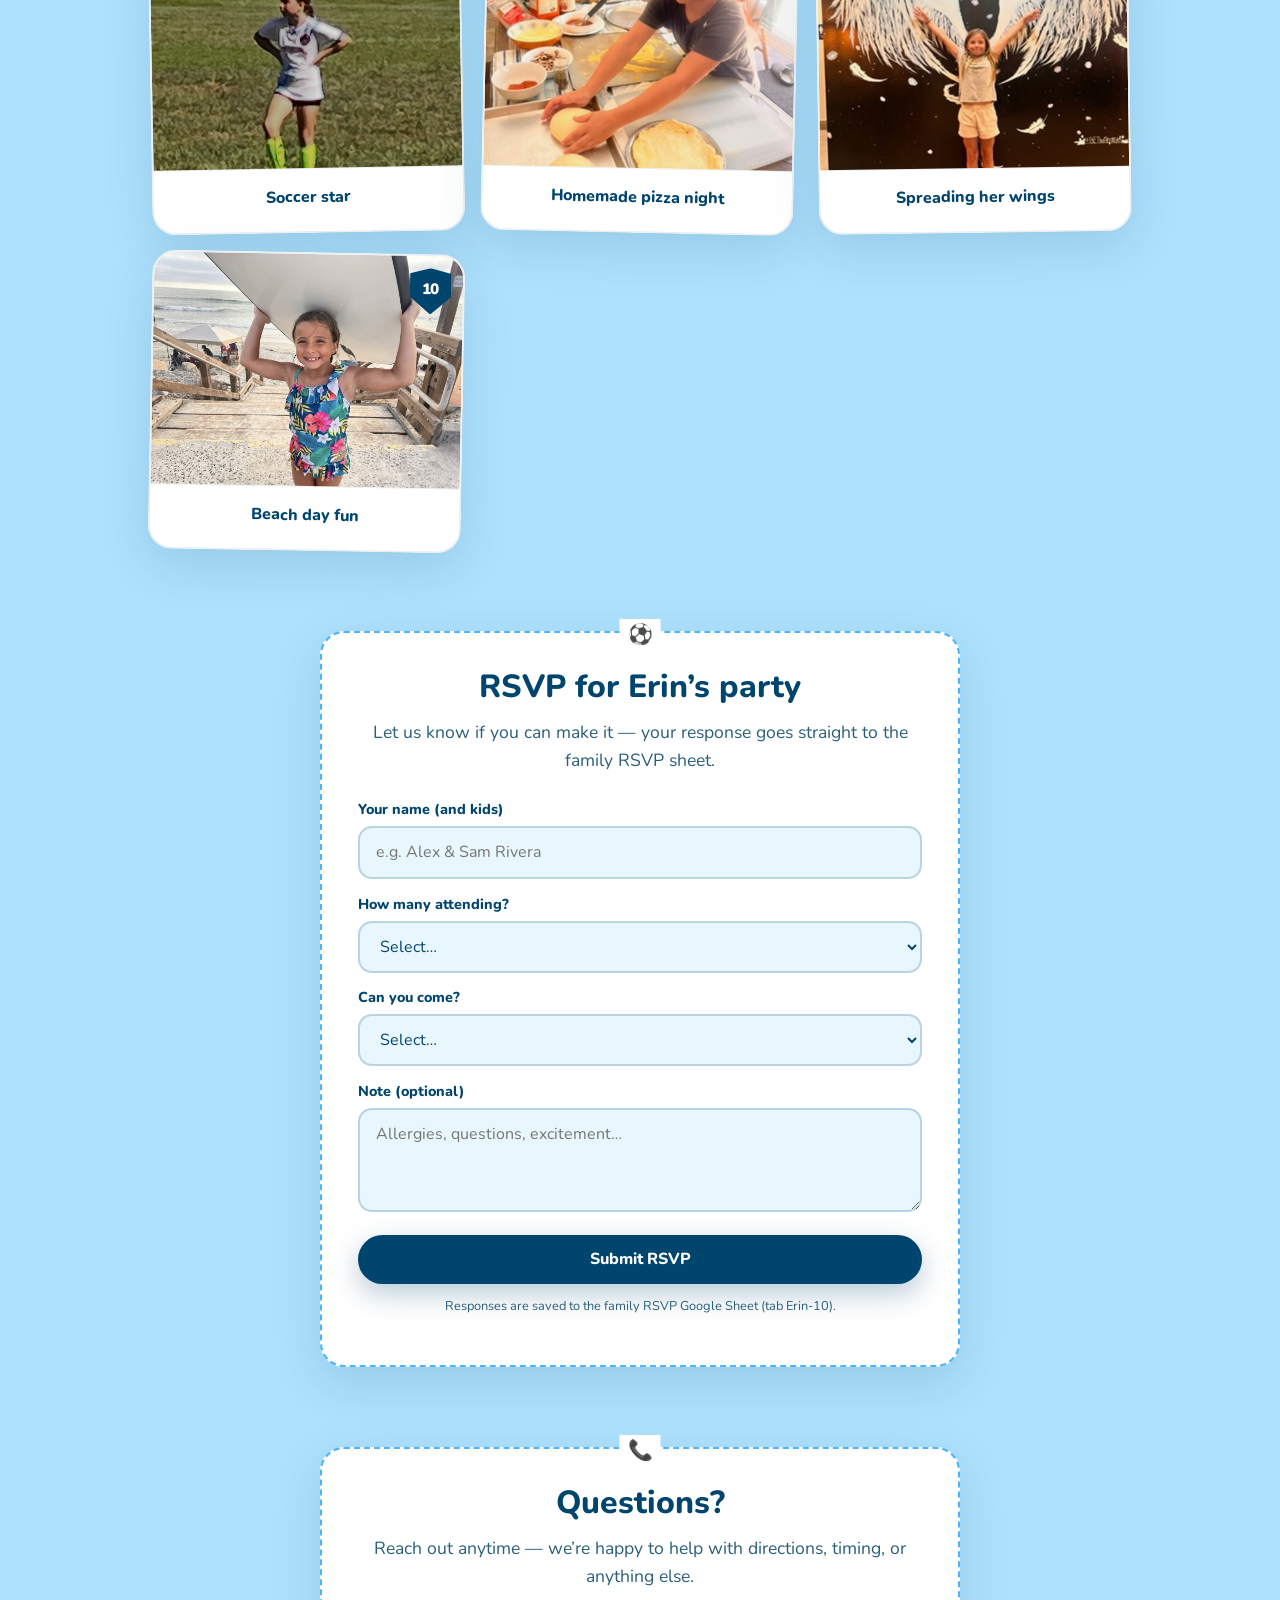
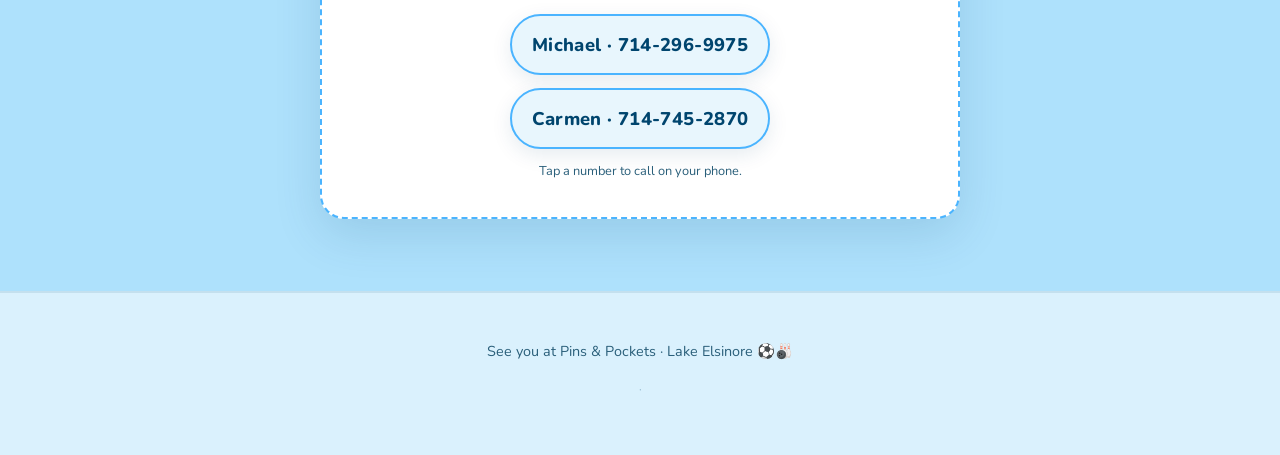
<file: events/erin-10/index.html>
<!DOCTYPE html>
<html lang="en">
<head>
  <meta charset="UTF-8" />
  <meta name="viewport" content="width=device-width, initial-scale=1" />
  <title>Erin’s Birthday · Redirecting…</title>
  <meta http-equiv="refresh" content="0;url=../../" />
  <link rel="canonical" href="https://mikesilla-kog.github.io/family-events/" />
  <script>location.replace("../../");</script>
  <style>
    body {
      margin: 0;
      min-height: 100vh;
      display: flex;
      align-items: center;
      justify-content: center;
      font-family: system-ui, -apple-system, sans-serif;
      text-align: center;
      padding: 1.5rem;
      background: #faf8f5;
      color: #1a1a1a;
    }
    a { color: #00456E; font-weight: 600; }
  </style>
</head>
<body>
  <p>Taking you to the invite…<br /><a href="../../">Open Erin’s birthday invite</a></p>
</body>
</html>
</file>
<file: css/styles.css>
/* ============================================================
   Family Events — Erin’s 10th · Sporty-chic soccer invite
   Palette: sky blue field · white arched card · navy type
   ============================================================ */
:root {
  /* Invitation tokens */
  --sky: #AEE1FC;
  --sky-field: #AEE1FC;
  --mid: #4AB4FF;
  --mid-bright: #6BC2FF;
  --navy: #00456E;
  --navy-deep: #003355;
  --ink: #00456E;
  --ink-muted: #2A5F7A;
  --white: #ffffff;
  --soft: #E8F6FD;
  --mint: #5ecf8e;

  /* Legacy aliases (no gold / no Argentina stripes) */
  --sky-bright: #B8E6FC;
  --sky-deep: #4AB4FF;
  --sky-soft: #D4F0FC;
  --sky-mist: #E8F6FD;
  --gold: var(--mid);
  --gold-bright: var(--mid-bright);
  --gold-soft: var(--sky-soft);
  --black: var(--navy);
  --navy-deep: #003355;
  --mid-soft: var(--soft);
  --field: var(--sky);
  --field-line: #8FD0F0;
  --accent: var(--mid);
  --accent-soft: var(--sky-soft);
  --teal: var(--mid);
  --teal-bright: var(--mid-bright);
  --teal-soft: var(--soft);
  --coral: var(--mid);
  --coral-deep: var(--navy);
  --lavender: var(--mid);
  --lavender-soft: var(--sky-soft);
  --cream: var(--soft);
  --cream-dark: var(--field-line);

  --shadow: 0 16px 48px rgba(0, 69, 110, 0.14);
  --shadow-sm: 0 6px 20px rgba(0, 69, 110, 0.1);
  --radius: 24px;
  --radius-sm: 14px;
  --font-serif: "Playfair Display", Georgia, "Times New Roman", serif;
  --font-script: "Great Vibes", "Segoe Script", cursive;
  --font-display: "Nunito", "Segoe UI", system-ui, sans-serif;
  --font-body: "Nunito", "Segoe UI", system-ui, sans-serif;
}

*, *::before, *::after { box-sizing: border-box; }

html {
  scroll-behavior: smooth;
}

body {
  margin: 0;
  font-family: var(--font-body);
  color: var(--navy);
  line-height: 1.6;
  min-height: 100vh;
  background-color: var(--sky-field);
  /* Soft rectangular confetti scattered on the field */
  background-image:
    linear-gradient(28deg, rgba(255,255,255,0.95) 0 8px, transparent 8px) 8% 12% / 14px 8px no-repeat,
    linear-gradient(-18deg, rgba(74,180,255,0.9) 0 10px, transparent 10px) 18% 28% / 12px 7px no-repeat,
    linear-gradient(42deg, rgba(255,255,255,0.9) 0 9px, transparent 9px) 32% 8% / 11px 6px no-repeat,
    linear-gradient(-32deg, rgba(74,180,255,0.85) 0 11px, transparent 11px) 48% 18% / 13px 7px no-repeat,
    linear-gradient(15deg, rgba(255,255,255,0.92) 0 8px, transparent 8px) 62% 6% / 12px 6px no-repeat,
    linear-gradient(-40deg, rgba(74,180,255,0.88) 0 9px, transparent 9px) 78% 22% / 14px 8px no-repeat,
    linear-gradient(55deg, rgba(255,255,255,0.9) 0 10px, transparent 10px) 88% 10% / 11px 7px no-repeat,
    linear-gradient(-12deg, rgba(74,180,255,0.85) 0 8px, transparent 8px) 12% 72% / 13px 7px no-repeat,
    linear-gradient(35deg, rgba(255,255,255,0.9) 0 9px, transparent 9px) 28% 88% / 12px 6px no-repeat,
    linear-gradient(-25deg, rgba(74,180,255,0.9) 0 10px, transparent 10px) 55% 78% / 14px 8px no-repeat,
    linear-gradient(20deg, rgba(255,255,255,0.88) 0 8px, transparent 8px) 72% 92% / 11px 6px no-repeat,
    linear-gradient(-48deg, rgba(74,180,255,0.85) 0 9px, transparent 9px) 90% 68% / 12px 7px no-repeat,
    linear-gradient(8deg, rgba(255,255,255,0.9) 0 7px, transparent 7px) 5% 45% / 10px 6px no-repeat,
    linear-gradient(-55deg, rgba(74,180,255,0.8) 0 8px, transparent 8px) 95% 42% / 11px 6px no-repeat;
  background-attachment: fixed;
}

img { max-width: 100%; height: auto; display: block; }

a { color: var(--navy); text-decoration-thickness: 2px; text-underline-offset: 3px; }
a:hover { color: var(--mid); }

/* ---- Layout ---- */
.wrap {
  width: min(980px, 92%);
  margin-inline: auto;
}

.site-header {
  position: sticky;
  top: 0;
  z-index: 50;
  background: rgba(255, 255, 255, 0.88);
  backdrop-filter: blur(14px);
  border-bottom: 2px solid rgba(0, 69, 110, 0.08);
  box-shadow: 0 4px 20px rgba(0, 69, 110, 0.06);
}

.site-header .inner {
  display: flex;
  align-items: center;
  justify-content: space-between;
  padding: 0.85rem 0;
  gap: 1rem;
}

.logo {
  font-family: var(--font-display);
  font-weight: 800;
  font-size: 1.15rem;
  color: var(--navy);
  text-decoration: none;
  display: flex;
  align-items: center;
  gap: 0.45rem;
}

.logo-mark {
  width: 2rem;
  height: 2rem;
  border-radius: 50%;
  background: radial-gradient(circle at 35% 30%, var(--sky-soft), var(--mid) 55%, var(--navy) 100%);
  display: grid;
  place-items: center;
  font-size: 1rem;
  box-shadow: var(--shadow-sm);
  border: 2px solid var(--navy);
  color: var(--white);
}

.nav {
  display: flex;
  gap: 1.25rem;
  flex-wrap: wrap;
}

.nav a {
  font-weight: 700;
  color: var(--ink-muted);
  text-decoration: none;
  font-size: 0.95rem;
}

.nav a:hover, .nav a[aria-current="page"] {
  color: var(--navy);
}

/* ---- Floating soccer balls (CSS) ---- */
.soccer-ball {
  position: absolute;
  width: 52px;
  height: 52px;
  border-radius: 50%;
  background:
    radial-gradient(circle at 32% 28%, #E8F6FD 0%, #AEE1FC 35%, #4AB4FF 70%, #00456E 100%);
  box-shadow:
    inset -4px -6px 0 rgba(0, 69, 110, 0.22),
    0 8px 18px rgba(0, 69, 110, 0.18);
  pointer-events: none;
  z-index: 2;
}

.soccer-ball::before {
  content: "";
  position: absolute;
  inset: 18%;
  clip-path: polygon(50% 0%, 100% 38%, 82% 100%, 18% 100%, 0% 38%);
  background: var(--navy);
  opacity: 0.85;
}

.soccer-ball::after {
  content: "";
  position: absolute;
  inset: 0;
  border-radius: 50%;
  background:
    linear-gradient(30deg, transparent 42%, rgba(0,69,110,0.35) 42%, rgba(0,69,110,0.35) 46%, transparent 46%),
    linear-gradient(-40deg, transparent 48%, rgba(255,255,255,0.35) 48%, rgba(255,255,255,0.35) 52%, transparent 52%);
  opacity: 0.9;
}

.soccer-ball.sb1 { top: 6%; left: 4%; width: 44px; height: 44px; transform: rotate(-12deg); }
.soccer-ball.sb2 { top: 18%; right: 3%; width: 58px; height: 58px; transform: rotate(18deg); }
.soccer-ball.sb3 { bottom: 12%; left: 2%; width: 40px; height: 40px; transform: rotate(8deg); }
.soccer-ball.sb4 { bottom: 22%; right: 5%; width: 50px; height: 50px; transform: rotate(-22deg); }
.soccer-ball.sb5 { top: 48%; left: -0.5%; width: 36px; height: 36px; transform: rotate(30deg); opacity: 0.9; }

@media (max-width: 700px) {
  .soccer-ball.sb3, .soccer-ball.sb5 { display: none; }
  .soccer-ball.sb1 { width: 36px; height: 36px; }
  .soccer-ball.sb2 { width: 42px; height: 42px; }
}

/* ---- Confetti spans (extra floating pieces) ---- */
.confetti {
  position: absolute;
  width: 12px;
  height: 7px;
  border-radius: 1px;
  opacity: 0.9;
  pointer-events: none;
  z-index: 1;
}
.confetti.c1 { background: var(--white); top: 10%; left: 10%; transform: rotate(22deg); }
.confetti.c2 { background: var(--mid); top: 20%; right: 14%; transform: rotate(-18deg); width: 14px; height: 8px; }
.confetti.c3 { background: var(--white); bottom: 16%; left: 16%; transform: rotate(-28deg); }
.confetti.c4 { background: var(--mid); top: 58%; right: 8%; transform: rotate(35deg); width: 10px; height: 6px; }

/* ---- Arched white invite card ---- */
.arch-shell {
  position: relative;
  padding: 2.5rem 0 3rem;
  overflow: visible;
}

.arch-card {
  position: relative;
  z-index: 3;
  background: var(--white);
  border-radius: 999px 999px 28px 28px / 120px 120px 28px 28px;
  box-shadow: var(--shadow);
  padding: 2.75rem 2rem 2.5rem;
  margin-inline: auto;
  width: min(720px, 94%);
  text-align: center;
  border: 1px solid rgba(0, 69, 110, 0.06);
}

@media (min-width: 640px) {
  .arch-card {
    padding: 3.25rem 3rem 2.75rem;
    border-radius: 999px 999px 32px 32px / 160px 160px 32px 32px;
  }
}

.arch-stars {
  display: flex;
  justify-content: center;
  gap: 0.55rem;
  margin-bottom: 0.85rem;
  color: var(--navy);
}

.arch-stars span {
  font-size: 0.85rem;
  line-height: 1;
  display: inline-block;
}
.arch-stars span:nth-child(1) { transform: translateY(4px) rotate(-12deg); }
.arch-stars span:nth-child(2) { transform: translateY(-2px); font-size: 1rem; }
.arch-stars span:nth-child(3) { transform: translateY(4px) rotate(12deg); }

.jersey {
  display: inline-grid;
  place-items: center;
  width: 5.35rem;
  height: 5.9rem;
  margin: 0.35rem auto 1rem;
  position: relative;
  color: var(--white);
  filter: drop-shadow(0 8px 16px rgba(0, 69, 110, 0.28));
}

.jersey-shape {
  position: absolute;
  inset: 0;
  width: 100%;
  height: 100%;
  display: block;
}

.jersey-num {
  font-family: var(--font-display);
  font-weight: 900;
  font-size: 1.85rem;
  letter-spacing: -0.04em;
  line-height: 1;
  position: relative;
  z-index: 1;
  margin-top: 1.05rem;
  color: var(--white);
  text-shadow: 0 1px 0 rgba(0, 51, 85, 0.4);
}

.invite-kicker {
  font-family: var(--font-serif);
  font-weight: 700;
  font-size: clamp(1.6rem, 4vw, 2.1rem);
  letter-spacing: 0.12em;
  text-transform: uppercase;
  color: var(--navy);
  margin: 0;
  line-height: 1;
}

.invite-script {
  font-family: var(--font-script);
  font-weight: 400;
  font-size: clamp(2.4rem, 7vw, 3.4rem);
  color: var(--navy);
  margin: -0.35rem 0 0.5rem;
  line-height: 1;
  display: block;
}

.invite-name {
  font-family: var(--font-display);
  font-weight: 900;
  font-size: clamp(1.85rem, 5vw, 2.6rem);
  color: var(--navy);
  margin: 0.35rem 0 1.25rem;
  letter-spacing: -0.02em;
  line-height: 1.1;
}

.invite-meta {
  display: grid;
  grid-template-columns: 1fr auto 1fr;
  gap: 1rem 1.25rem;
  align-items: start;
  text-align: center;
  max-width: 420px;
  margin: 0 auto 1.5rem;
}

.invite-meta-divider {
  width: 2px;
  background: var(--navy);
  opacity: 0.35;
  align-self: stretch;
  min-height: 3.5rem;
  border-radius: 2px;
}

.invite-meta h3 {
  font-family: var(--font-display);
  font-size: 0.72rem;
  letter-spacing: 0.1em;
  text-transform: uppercase;
  color: var(--ink-muted);
  margin: 0 0 0.35rem;
  font-weight: 800;
}

.invite-meta p {
  margin: 0;
  font-weight: 700;
  font-size: 0.98rem;
  color: var(--navy);
  line-height: 1.35;
}

.arch-card .lead {
  margin-inline: auto;
  text-align: center;
}

.arch-card .btn-row {
  justify-content: center;
}

/* ---- Hero (non-arch fallback / plan page) ---- */
.hero {
  position: relative;
  padding: 2.75rem 0 1.5rem;
  overflow: hidden;
}

.hero-bg {
  display: none; /* confetti lives on body now */
}

.hero-grid {
  display: grid;
  grid-template-columns: 1.05fr 0.95fr;
  gap: 2rem;
  align-items: center;
}

@media (max-width: 800px) {
  .hero-grid { grid-template-columns: 1fr; }
}

.eyebrow {
  display: inline-flex;
  align-items: center;
  gap: 0.4rem;
  background: var(--white);
  border: 2px solid var(--mid);
  color: var(--navy);
  font-weight: 800;
  font-size: 0.78rem;
  letter-spacing: 0.05em;
  text-transform: uppercase;
  padding: 0.35rem 0.85rem;
  border-radius: 999px;
  margin-bottom: 1rem;
  box-shadow: var(--shadow-sm);
}

h1, h2, h3 {
  font-family: var(--font-display);
  line-height: 1.15;
  margin: 0 0 0.75rem;
  color: var(--navy);
}

h1 {
  font-size: clamp(2rem, 4.5vw, 3rem);
  font-weight: 900;
}

h1 .accent {
  color: var(--mid);
  background: none;
  -webkit-background-clip: unset;
  background-clip: unset;
}

h2 { font-size: clamp(1.5rem, 3.2vw, 2rem); font-weight: 800; }
h3 { font-size: 1.2rem; font-weight: 800; }

.lead {
  font-size: 1.1rem;
  color: var(--ink-muted);
  max-width: 34rem;
  margin: 0 0 1.5rem;
}

.btn-row {
  display: flex;
  flex-wrap: wrap;
  gap: 0.75rem;
}

.btn {
  display: inline-flex;
  align-items: center;
  justify-content: center;
  gap: 0.4rem;
  font-family: var(--font-display);
  font-weight: 800;
  font-size: 1rem;
  padding: 0.85rem 1.45rem;
  border-radius: 999px;
  border: 2px solid transparent;
  text-decoration: none;
  cursor: pointer;
  transition: transform 0.15s ease, box-shadow 0.15s ease;
}

.btn:hover { transform: translateY(-2px); }

.btn-primary {
  background: var(--navy);
  color: var(--white);
  border-color: var(--navy);
  box-shadow: 0 10px 28px rgba(0, 69, 110, 0.28);
}

.btn-primary:hover { color: var(--white); background: var(--navy-deep); }

.btn-secondary {
  background: var(--white);
  color: var(--navy);
  border-color: var(--navy);
  box-shadow: var(--shadow-sm);
}

.btn-secondary:hover { color: var(--navy); background: var(--soft); }

.hero-card {
  background: var(--white);
  border-radius: var(--radius);
  overflow: hidden;
  box-shadow: var(--shadow);
  border: 2px solid rgba(0, 69, 110, 0.08);
  transform: rotate(1deg);
  position: relative;
}

.hero-card::after {
  content: "10";
  position: absolute;
  top: 0.75rem;
  right: 0.75rem;
  width: 2.6rem;
  height: 2.9rem;
  clip-path: polygon(50% 0%, 100% 12%, 100% 62%, 50% 100%, 0% 62%, 0% 12%);
  background: var(--navy);
  color: var(--white);
  font-family: var(--font-display);
  font-weight: 900;
  font-size: 0.95rem;
  display: grid;
  place-items: center;
  box-shadow: var(--shadow-sm);
  letter-spacing: -0.02em;
  padding-bottom: 0.2rem;
}

.hero-card img {
  width: 100%;
  aspect-ratio: 4 / 3;
  object-fit: cover;
}

.hero-card-caption {
  padding: 1rem 1.25rem 1.25rem;
  font-weight: 800;
  text-align: center;
  background: var(--white);
  color: var(--navy);
  border-top: 1px solid rgba(0, 69, 110, 0.08);
}

/* ---- Sections ---- */
section { padding: 2.5rem 0; }

.section-head {
  text-align: center;
  margin-bottom: 1.75rem;
}

.section-head p {
  color: var(--ink-muted);
  margin: 0 auto;
  max-width: 32rem;
}

/* White content panels on blue field */
.panel {
  background: var(--white);
  border-radius: var(--radius);
  box-shadow: var(--shadow-sm);
  padding: 2rem;
  border: 1px solid rgba(0, 69, 110, 0.06);
}

.feature-event {
  background: var(--white);
  border-radius: var(--radius);
  box-shadow: var(--shadow);
  overflow: hidden;
  display: grid;
  grid-template-columns: 1fr 1.1fr;
  border: 1px solid rgba(0, 69, 110, 0.08);
}

@media (max-width: 800px) {
  .feature-event { grid-template-columns: 1fr; }
}

.feature-event-media {
  position: relative;
  min-height: 260px;
  background: linear-gradient(135deg, var(--sky-soft), var(--mid));
}

.feature-event-media img {
  width: 100%;
  height: 100%;
  object-fit: cover;
  position: absolute;
  inset: 0;
}

.feature-event-body {
  padding: 2rem 2.25rem;
  display: flex;
  flex-direction: column;
  justify-content: center;
}

.badge {
  display: inline-block;
  align-self: flex-start;
  background: var(--navy);
  color: var(--white);
  font-weight: 800;
  font-size: 0.72rem;
  letter-spacing: 0.06em;
  text-transform: uppercase;
  padding: 0.3rem 0.7rem;
  border-radius: 999px;
  margin-bottom: 0.75rem;
}

.meta-list {
  list-style: none;
  padding: 0;
  margin: 0 0 1.5rem;
}

.meta-list li {
  display: flex;
  gap: 0.65rem;
  align-items: flex-start;
  margin-bottom: 0.55rem;
  color: var(--ink-muted);
  font-weight: 700;
}

.meta-list .icon {
  flex-shrink: 0;
  width: 1.6rem;
  height: 1.6rem;
  border-radius: 50%;
  background: var(--soft);
  border: 2px solid var(--mid);
  display: grid;
  place-items: center;
  font-size: 0.85rem;
}

/* Activity cards */
.activities {
  display: grid;
  grid-template-columns: repeat(4, 1fr);
  gap: 1.15rem;
}

@media (max-width: 900px) {
  .activities { grid-template-columns: repeat(2, 1fr); }
}
@media (max-width: 500px) {
  .activities { grid-template-columns: 1fr; }
}

.activity {
  background: var(--white);
  border-radius: var(--radius-sm);
  padding: 1.45rem 1.2rem;
  text-align: center;
  box-shadow: var(--shadow-sm);
  border: 1px solid rgba(0, 69, 110, 0.08);
  border-top: 4px solid var(--mid);
  transition: transform 0.15s ease, box-shadow 0.15s ease;
}

.activity:nth-child(2) { border-top-color: var(--navy); }
.activity:nth-child(3) { border-top-color: var(--mid-bright); }
.activity:nth-child(4) { border-top-color: var(--navy); }

.activity:hover {
  transform: translateY(-3px);
  box-shadow: var(--shadow);
}

.activity-emoji {
  font-size: 2.2rem;
  margin-bottom: 0.55rem;
  line-height: 1;
}

.activity h3 { margin-bottom: 0.35rem; }
.activity p {
  margin: 0;
  font-size: 0.95rem;
  color: var(--ink-muted);
}

/* Details strip — navy band matching invite */
.details-strip {
  background: var(--navy);
  color: var(--white);
  border-radius: var(--radius);
  padding: 1.85rem 2rem;
  display: grid;
  grid-template-columns: repeat(3, 1fr);
  gap: 1.5rem;
  box-shadow: var(--shadow);
}

@media (max-width: 700px) {
  .details-strip { grid-template-columns: 1fr; }
}

.details-strip h3 {
  color: var(--sky);
  font-size: 0.78rem;
  text-transform: uppercase;
  letter-spacing: 0.08em;
  margin-bottom: 0.4rem;
  font-weight: 800;
}

.details-strip p {
  margin: 0;
  font-size: 1.05rem;
  font-weight: 700;
  color: var(--white);
}

.maps-link {
  display: inline-block;
  margin-top: 0.3rem;
  font-weight: 800;
  font-size: 0.88em;
}

.details-strip a {
  color: var(--sky);
}

.details-strip a:hover {
  color: var(--white);
}

/* RSVP */
.rsvp-panel {
  background: var(--white);
  border-radius: var(--radius);
  padding: 2.25rem;
  box-shadow: var(--shadow);
  border: 2px dashed var(--mid);
  text-align: center;
  max-width: 640px;
  margin-inline: auto;
  position: relative;
}

.rsvp-panel::before {
  content: "⚽";
  position: absolute;
  top: -0.85rem;
  left: 50%;
  transform: translateX(-50%);
  background: var(--white);
  padding: 0 0.5rem;
  font-size: 1.25rem;
}

.rsvp-panel form {
  display: grid;
  gap: 0.85rem;
  text-align: left;
  margin-top: 1.25rem;
}

.rsvp-panel label {
  font-weight: 800;
  font-size: 0.9rem;
  display: block;
  margin-bottom: 0.3rem;
  color: var(--navy);
}

.rsvp-panel input,
.rsvp-panel select,
.rsvp-panel textarea {
  width: 100%;
  font: inherit;
  padding: 0.75rem 1rem;
  border: 2px solid rgba(0, 69, 110, 0.2);
  border-radius: var(--radius-sm);
  background: var(--soft);
  color: var(--navy);
}

.rsvp-panel input:focus,
.rsvp-panel select:focus,
.rsvp-panel textarea:focus {
  outline: none;
  border-color: var(--mid);
  background: var(--white);
  box-shadow: 0 0 0 3px rgba(74, 180, 255, 0.3);
}

.rsvp-hint {
  font-size: 0.8rem;
  color: var(--ink-muted);
  margin-top: 0.75rem;
}

.rsvp-status {
  margin: 0.35rem 0 0;
  padding: 0.75rem 1rem;
  border-radius: var(--radius-sm);
  font-weight: 800;
  font-size: 0.95rem;
  text-align: center;
}

.rsvp-status--pending {
  background: var(--soft);
  color: var(--ink-muted);
  border: 2px solid var(--mid);
}

.rsvp-status--success {
  background: rgba(94, 207, 142, 0.25);
  color: #1a6b40;
  border: 2px solid var(--mint);
}

.rsvp-status--error {
  background: rgba(0, 69, 110, 0.06);
  color: var(--navy);
  border: 2px solid var(--navy);
}

.rsvp-panel button:disabled {
  opacity: 0.7;
  cursor: not-allowed;
}

/* Timeline (plan page) */
.timeline {
  position: relative;
  max-width: 720px;
  margin: 0 auto;
  padding-left: 1.5rem;
}

.timeline::before {
  content: "";
  position: absolute;
  left: 0.45rem;
  top: 0.5rem;
  bottom: 0.5rem;
  width: 4px;
  border-radius: 4px;
  background: linear-gradient(180deg, var(--mid), var(--navy));
}

.timeline-item {
  position: relative;
  background: var(--white);
  border-radius: var(--radius-sm);
  padding: 1.15rem 1.35rem;
  margin-bottom: 1rem;
  box-shadow: var(--shadow-sm);
  border-left: 4px solid var(--mid);
}

.timeline-item::before {
  content: "";
  position: absolute;
  left: -1.72rem;
  top: 1.35rem;
  width: 14px;
  height: 14px;
  border-radius: 50%;
  background: var(--navy);
  border: 3px solid var(--white);
  box-shadow: 0 0 0 2px var(--mid);
}

.time-pill {
  display: inline-block;
  font-family: var(--font-display);
  font-weight: 800;
  font-size: 0.85rem;
  background: var(--navy);
  color: var(--white);
  padding: 0.2rem 0.65rem;
  border-radius: 999px;
  margin-bottom: 0.4rem;
}

.notes-grid {
  display: grid;
  grid-template-columns: repeat(3, 1fr);
  gap: 1.15rem;
  margin-top: 1rem;
}

@media (max-width: 800px) {
  .notes-grid { grid-template-columns: 1fr; }
}

.note-card {
  background: var(--white);
  border-radius: var(--radius-sm);
  padding: 1.35rem;
  box-shadow: var(--shadow-sm);
  border: 1px solid rgba(0, 69, 110, 0.08);
  border-top: 4px solid var(--mid);
}

.note-card:nth-child(2) { border-top-color: var(--navy); }
.note-card:nth-child(3) { border-top-color: var(--mid-bright); }

.note-card h3 { margin-bottom: 0.5rem; }
.note-card p { margin: 0; color: var(--ink-muted); font-size: 0.95rem; }

.parents-banner {
  background: var(--navy);
  color: var(--sky);
  text-align: center;
  padding: 0.55rem;
  font-size: 0.85rem;
  font-weight: 800;
  letter-spacing: 0.03em;
}


/* Contact */
.contact-panel {
  background: var(--white);
  border-radius: var(--radius);
  padding: 2.25rem;
  box-shadow: var(--shadow);
  border: 2px dashed var(--mid);
  text-align: center;
  max-width: 640px;
  margin-inline: auto;
  position: relative;
}

.contact-panel::before {
  content: "📞";
  position: absolute;
  top: -0.85rem;
  left: 50%;
  transform: translateX(-50%);
  background: var(--white);
  padding: 0 0.5rem;
  font-size: 1.25rem;
}

.contact-phones {
  list-style: none;
  padding: 0;
  margin: 1.35rem 0 0.75rem;
  display: grid;
  gap: 0.85rem;
  justify-items: center;
}

.contact-phone {
  display: inline-flex;
  align-items: center;
  justify-content: center;
  min-width: min(100%, 280px);
  padding: 0.85rem 1.25rem;
  font-weight: 800;
  font-size: 1.15rem;
  letter-spacing: 0.02em;
  color: var(--navy);
  text-decoration: none;
  background: var(--soft);
  border: 2px solid var(--mid);
  border-radius: 999px;
  box-shadow: var(--shadow-sm);
  transition: background 0.15s ease, border-color 0.15s ease, color 0.15s ease;
}

.contact-phone:hover,
.contact-phone:focus-visible {
  color: var(--white);
  background: var(--navy);
  border-color: var(--navy);
  outline: none;
}

.contact-hint {
  font-size: 0.8rem;
  color: var(--ink-muted);
  margin: 0;
}

/* Footer */
.site-footer {
  margin-top: 2rem;
  padding: 2rem 0 2.5rem;
  border-top: 2px solid rgba(0, 69, 110, 0.1);
  text-align: center;
  color: var(--ink-muted);
  font-size: 0.9rem;
  background: rgba(255, 255, 255, 0.55);
}

.site-footer .discreet {
  color: rgba(0, 69, 110, 0.35);
  text-decoration: none;
  font-size: 0.75rem;
}

.site-footer .discreet:hover { color: var(--navy); }

/* Invite-specific hero banner (legacy hook — now softer) */
.invite-banner {
  position: relative;
  border-radius: var(--radius);
  overflow: hidden;
  min-height: 240px;
  display: grid;
  place-items: end stretch;
  box-shadow: var(--shadow);
  margin-bottom: 1.75rem;
  border: 1px solid rgba(0, 69, 110, 0.08);
}

.invite-banner img {
  position: absolute;
  inset: 0;
  width: 100%;
  height: 100%;
  object-fit: cover;
}

.invite-banner-overlay {
  position: relative;
  background: linear-gradient(transparent, rgba(0, 69, 110, 0.92));
  color: var(--white);
  padding: 2.5rem 1.75rem 1.75rem;
}

.invite-banner-overlay h1 {
  color: var(--white);
  margin-bottom: 0.35rem;
}

.invite-banner-overlay p {
  margin: 0;
  opacity: 0.95;
  font-weight: 700;
}

.jersey-badge {
  display: inline-grid;
  place-items: center;
  width: 2.6rem;
  height: 2.85rem;
  position: relative;
  vertical-align: middle;
  color: var(--white);
  font-family: var(--font-display);
  font-weight: 900;
  font-size: 1.05rem;
  letter-spacing: -0.03em;
  filter: drop-shadow(0 4px 8px rgba(0, 69, 110, 0.22));
}

.jersey-badge .jersey-shape {
  position: absolute;
  inset: 0;
  width: 100%;
  height: 100%;
}

.jersey-badge .jersey-num {
  font-size: 1.05rem;
  margin-top: 0.35rem;
  text-shadow: none;
}

/* Planning checklist */
.checklist-grid {
  display: grid;
  grid-template-columns: repeat(2, 1fr);
  gap: 1.15rem;
  margin-top: 1rem;
}

@media (max-width: 800px) {
  .checklist-grid { grid-template-columns: 1fr; }
}

.checklist-card {
  background: var(--white);
  border-radius: var(--radius-sm);
  padding: 1.35rem;
  box-shadow: var(--shadow-sm);
  border: 1px solid rgba(0, 69, 110, 0.08);
  border-top: 4px solid var(--mid);
}

.checklist-card:nth-child(2) { border-top-color: var(--navy); }

.checklist-card h3 { margin: 0 0 0.85rem; }

.checklist {
  list-style: none;
  margin: 0;
  padding: 0;
  display: flex;
  flex-direction: column;
  gap: 0.55rem;
}

.checklist-item label {
  display: flex;
  align-items: flex-start;
  gap: 0.65rem;
  font-weight: 700;
  color: var(--navy);
  cursor: default;
}

.checklist-item input[type="checkbox"] {
  margin-top: 0.2rem;
  width: 1.1rem;
  height: 1.1rem;
  accent-color: var(--mid);
  flex-shrink: 0;
}

.checklist-item.is-done span {
  text-decoration: line-through;
  color: var(--ink-muted);
}

code {
  font-size: 0.88em;
  background: var(--soft);
  padding: 0.1em 0.35em;
  border-radius: 4px;
  color: var(--navy);
}
</file>
